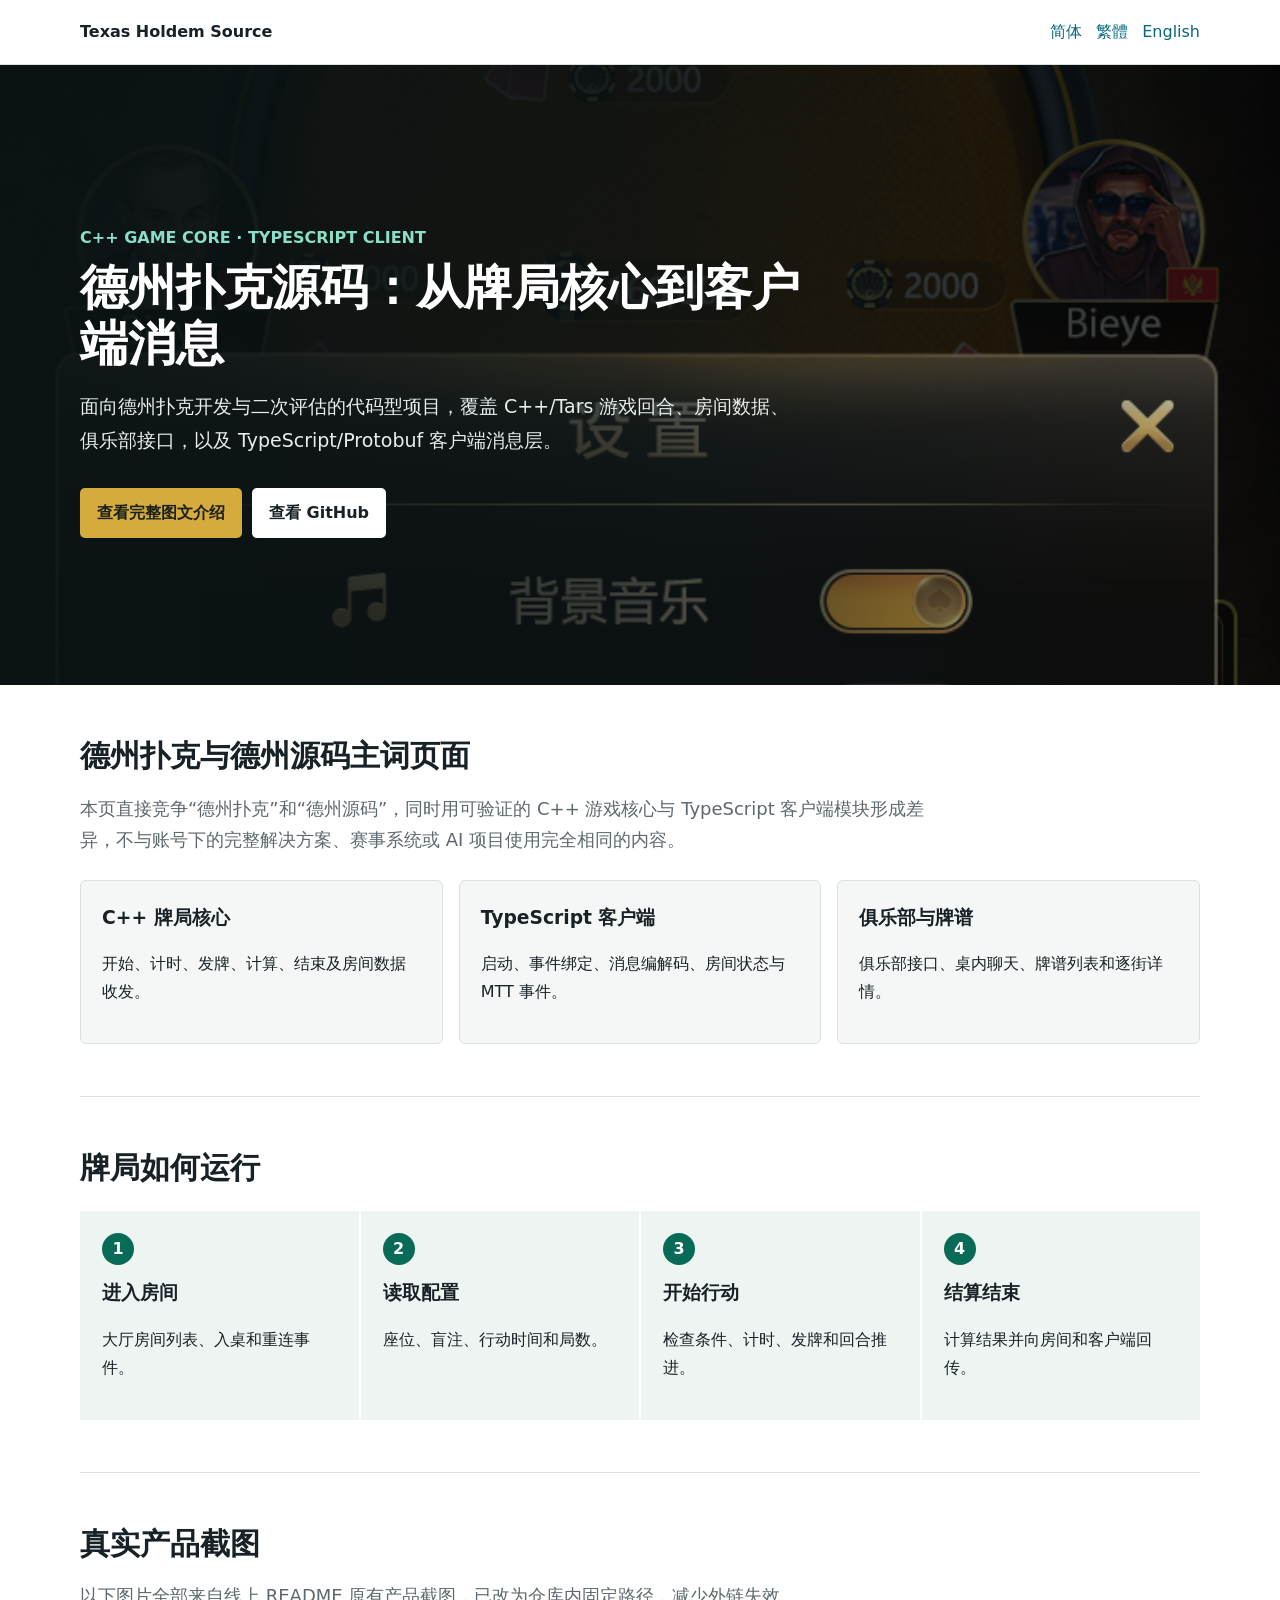
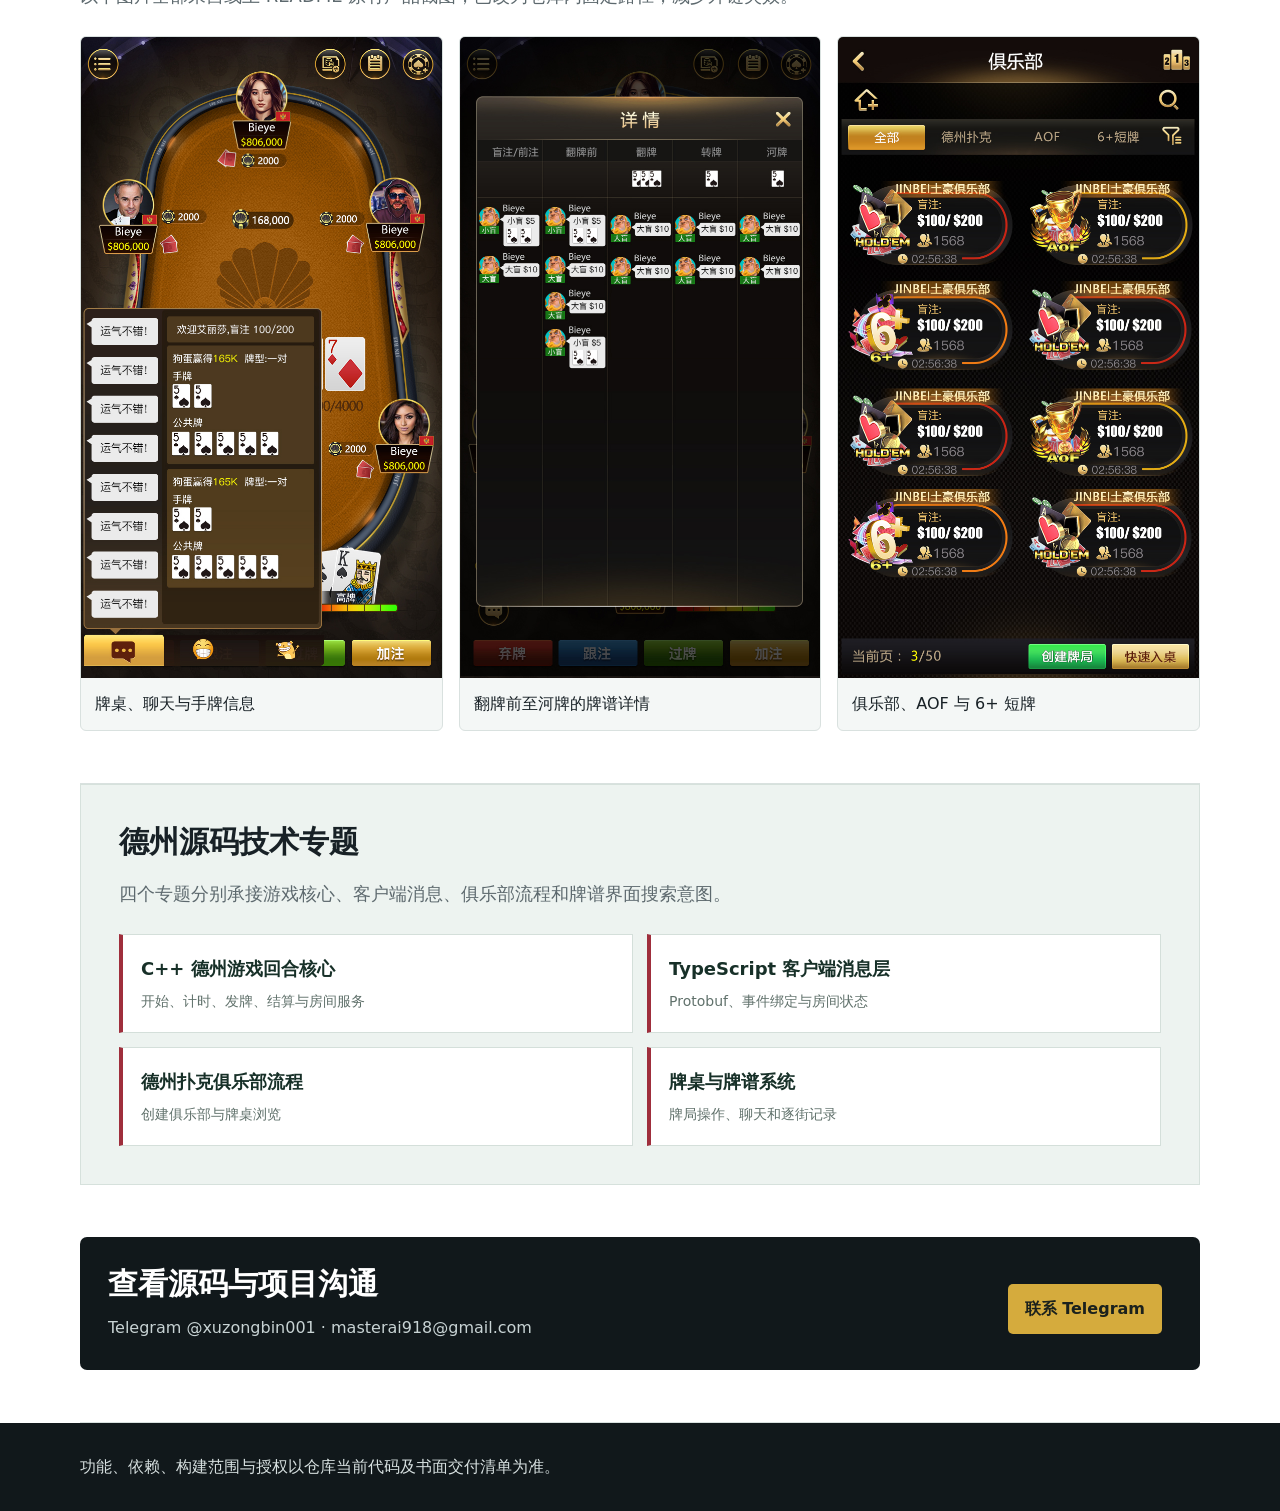
<file: docs/index.html>
<!doctype html>
<html lang="zh-CN">
<head>
<meta charset="utf-8">
<meta name="viewport" content="width=device-width,initial-scale=1">
<title>德州扑克源码｜C++服务端与TypeScript客户端</title>
  <meta name="msvalidate.01" content="B96E506A33E012077D0006F561E003FE" />
  <meta name="google-site-verification" content="rrp5Uvgzi-1-rMxUBfhV3wjlNrFqzwnqiA4e3qsOLEM" />
<meta name="description" content="德州扑克、德州源码项目：C++/Tars 游戏回合与房间服务，TypeScript/Protobuf 客户端消息层，含俱乐部、牌谱、AOF 和短牌真实截图。">
<link rel="canonical" href="https://masterai-top.github.io/Texas-Hold-em-Source-Code_Texas-Hold-em/">
<link rel="alternate" hreflang="zh-CN" href="https://masterai-top.github.io/Texas-Hold-em-Source-Code_Texas-Hold-em/zh-cn/">
<link rel="alternate" hreflang="zh-TW" href="https://masterai-top.github.io/Texas-Hold-em-Source-Code_Texas-Hold-em/zh-tw/">
<link rel="alternate" hreflang="en" href="https://masterai-top.github.io/Texas-Hold-em-Source-Code_Texas-Hold-em/en/">
<link rel="alternate" hreflang="x-default" href="https://masterai-top.github.io/Texas-Hold-em-Source-Code_Texas-Hold-em/">
<meta property="og:title" content="德州扑克源码｜C++ 与 TypeScript">
<meta property="og:description" content="从真实代码与产品界面了解德州扑克游戏核心、房间消息、俱乐部及客户端事件层。">
<meta property="og:image" content="https://masterai-top.github.io/Texas-Hold-em-Source-Code_Texas-Hold-em/assets/images/table-chat.jpg">
<link rel="stylesheet" href="assets/style.css">
</head>
<body>
<nav><div class="inner navrow"><a class="brand" href="./">Texas Holdem Source</a><span class="langs"><a href="zh-cn/">简体</a><a href="zh-tw/">繁體</a><a href="en/">English</a></span></div></nav>
<header class="hero"><div class="inner"><div class="eyebrow">C++ GAME CORE · TYPESCRIPT CLIENT</div><h1>德州扑克源码：从牌局核心到客户端消息</h1><p>面向德州扑克开发与二次评估的代码型项目，覆盖 C++/Tars 游戏回合、房间数据、俱乐部接口，以及 TypeScript/Protobuf 客户端消息层。</p><a class="button" href="zh-cn/">查看完整图文介绍</a><a class="button secondary" href="https://github.com/masterai-top/Texas-Hold-em-Source-Code_Texas-Hold-em">查看 GitHub</a></div></header>
<main>
<section><h2>德州扑克与德州源码主词页面</h2><p class="lead">本页直接竞争“德州扑克”和“德州源码”，同时用可验证的 C++ 游戏核心与 TypeScript 客户端模块形成差异，不与账号下的完整解决方案、赛事系统或 AI 项目使用完全相同的内容。</p><div class="grid"><article class="card"><h3>C++ 牌局核心</h3><p>开始、计时、发牌、计算、结束及房间数据收发。</p></article><article class="card"><h3>TypeScript 客户端</h3><p>启动、事件绑定、消息编解码、房间状态与 MTT 事件。</p></article><article class="card"><h3>俱乐部与牌谱</h3><p>俱乐部接口、桌内聊天、牌谱列表和逐街详情。</p></article></div></section>
<section><h2>牌局如何运行</h2><div class="workflow"><article class="step"><h3>进入房间</h3><p>大厅房间列表、入桌和重连事件。</p></article><article class="step"><h3>读取配置</h3><p>座位、盲注、行动时间和局数。</p></article><article class="step"><h3>开始行动</h3><p>检查条件、计时、发牌和回合推进。</p></article><article class="step"><h3>结算结束</h3><p>计算结果并向房间和客户端回传。</p></article></div></section>
<section><h2>真实产品截图</h2><p class="lead">以下图片全部来自线上 README 原有产品截图，已改为仓库内固定路径，减少外链失效。</p><div class="gallery"><figure><img src="assets/images/table-chat.jpg" alt="德州扑克桌内聊天与牌局信息"><figcaption>牌桌、聊天与手牌信息</figcaption></figure><figure><img src="assets/images/hand-history-detail.jpg" alt="德州源码牌谱逐街详情"><figcaption>翻牌前至河牌的牌谱详情</figcaption></figure><figure><img src="assets/images/club-table-list.jpg" alt="德州扑克俱乐部 AOF 与短牌列表"><figcaption>俱乐部、AOF 与 6+ 短牌</figcaption></figure></div></section>
<section class="topics"><h2>德州源码技术专题</h2><p class="lead">四个专题分别承接游戏核心、客户端消息、俱乐部流程和牌谱界面搜索意图。</p><div class="topic-grid"><a href="game-round-engine/"><strong>C++ 德州游戏回合核心</strong><span>开始、计时、发牌、结算与房间服务</span></a><a href="typescript-client-messaging/"><strong>TypeScript 客户端消息层</strong><span>Protobuf、事件绑定与房间状态</span></a><a href="poker-club-workflow/"><strong>德州扑克俱乐部流程</strong><span>创建俱乐部与牌桌浏览</span></a><a href="hand-history-and-table/"><strong>牌桌与牌谱系统</strong><span>牌局操作、聊天和逐街记录</span></a></div></section>
<section><div class="cta"><div><h2>查看源码与项目沟通</h2><p>Telegram @xuzongbin001 · masterai918@gmail.com</p></div><a class="button" href="https://t.me/xuzongbin001">联系 Telegram</a></div></section>
</main><footer class="footer"><div class="inner">功能、依赖、构建范围与授权以仓库当前代码及书面交付清单为准。</div></footer>
</body></html>
</file>
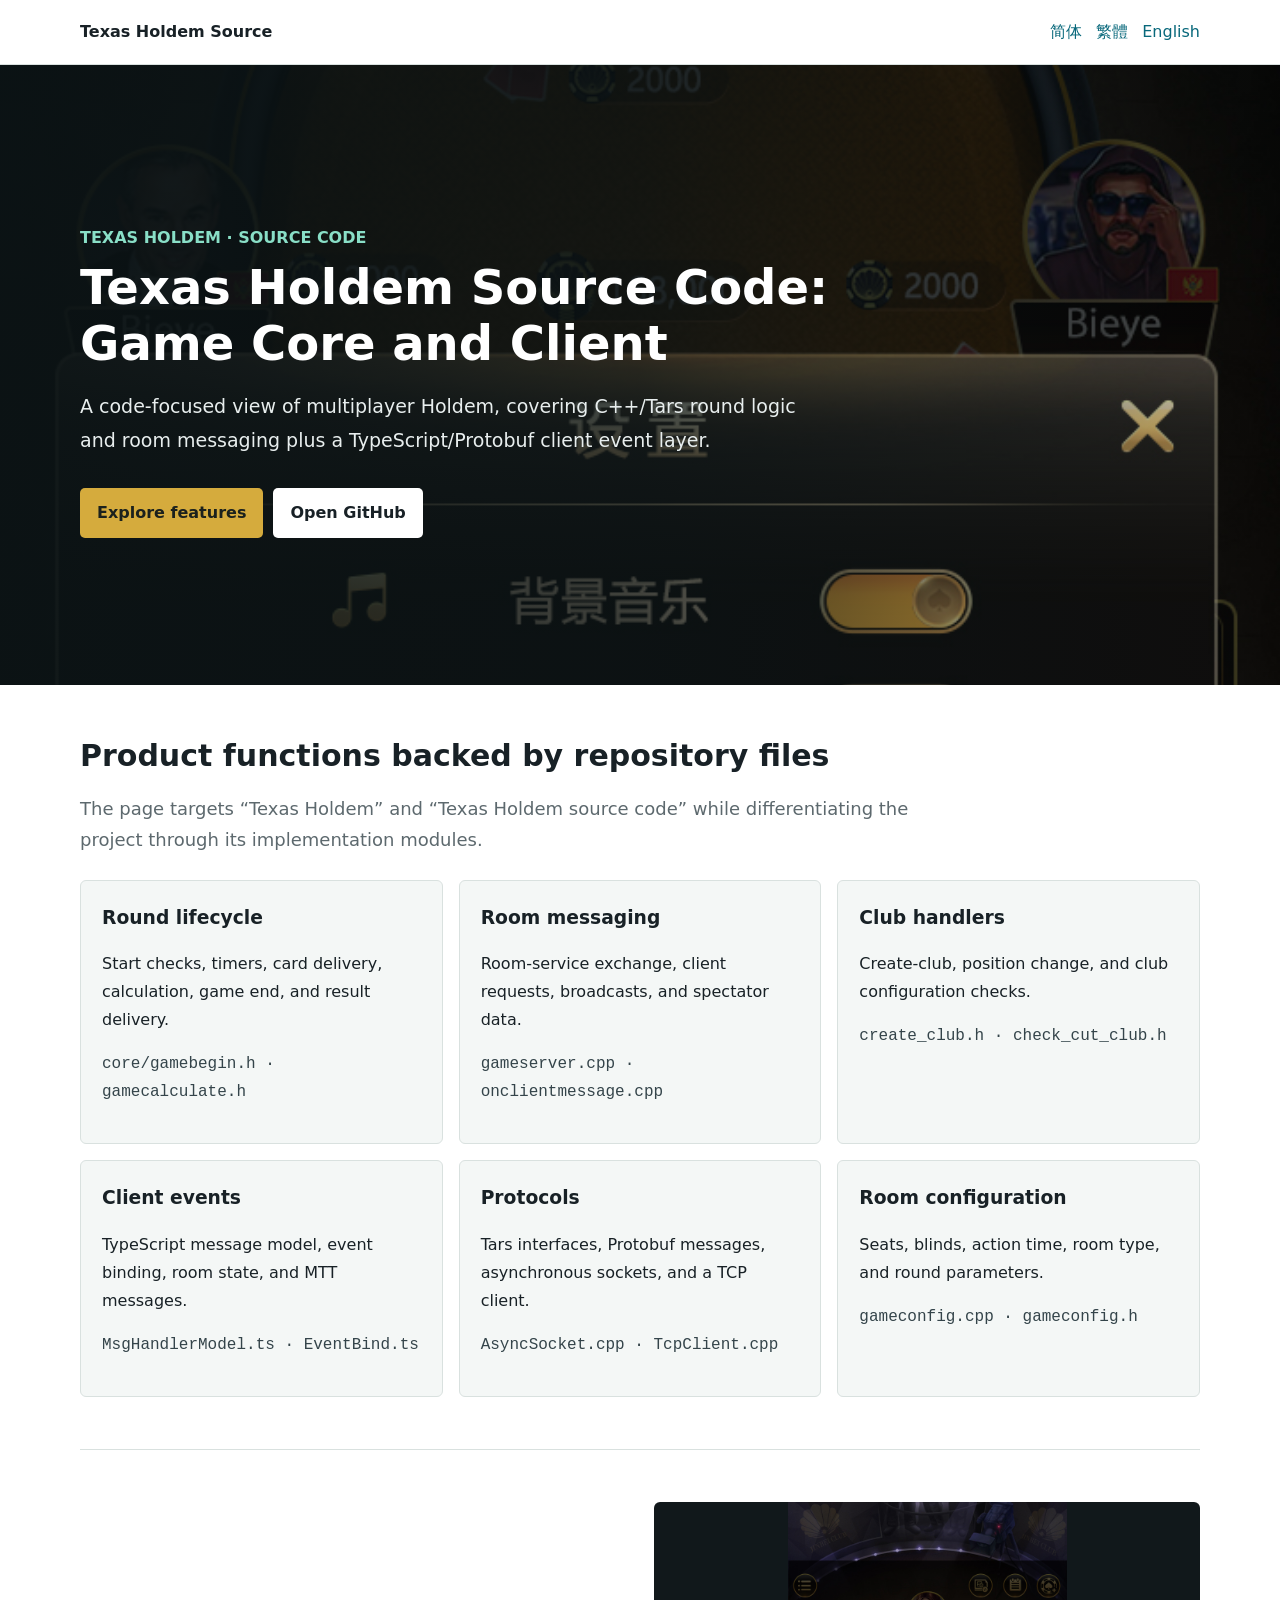
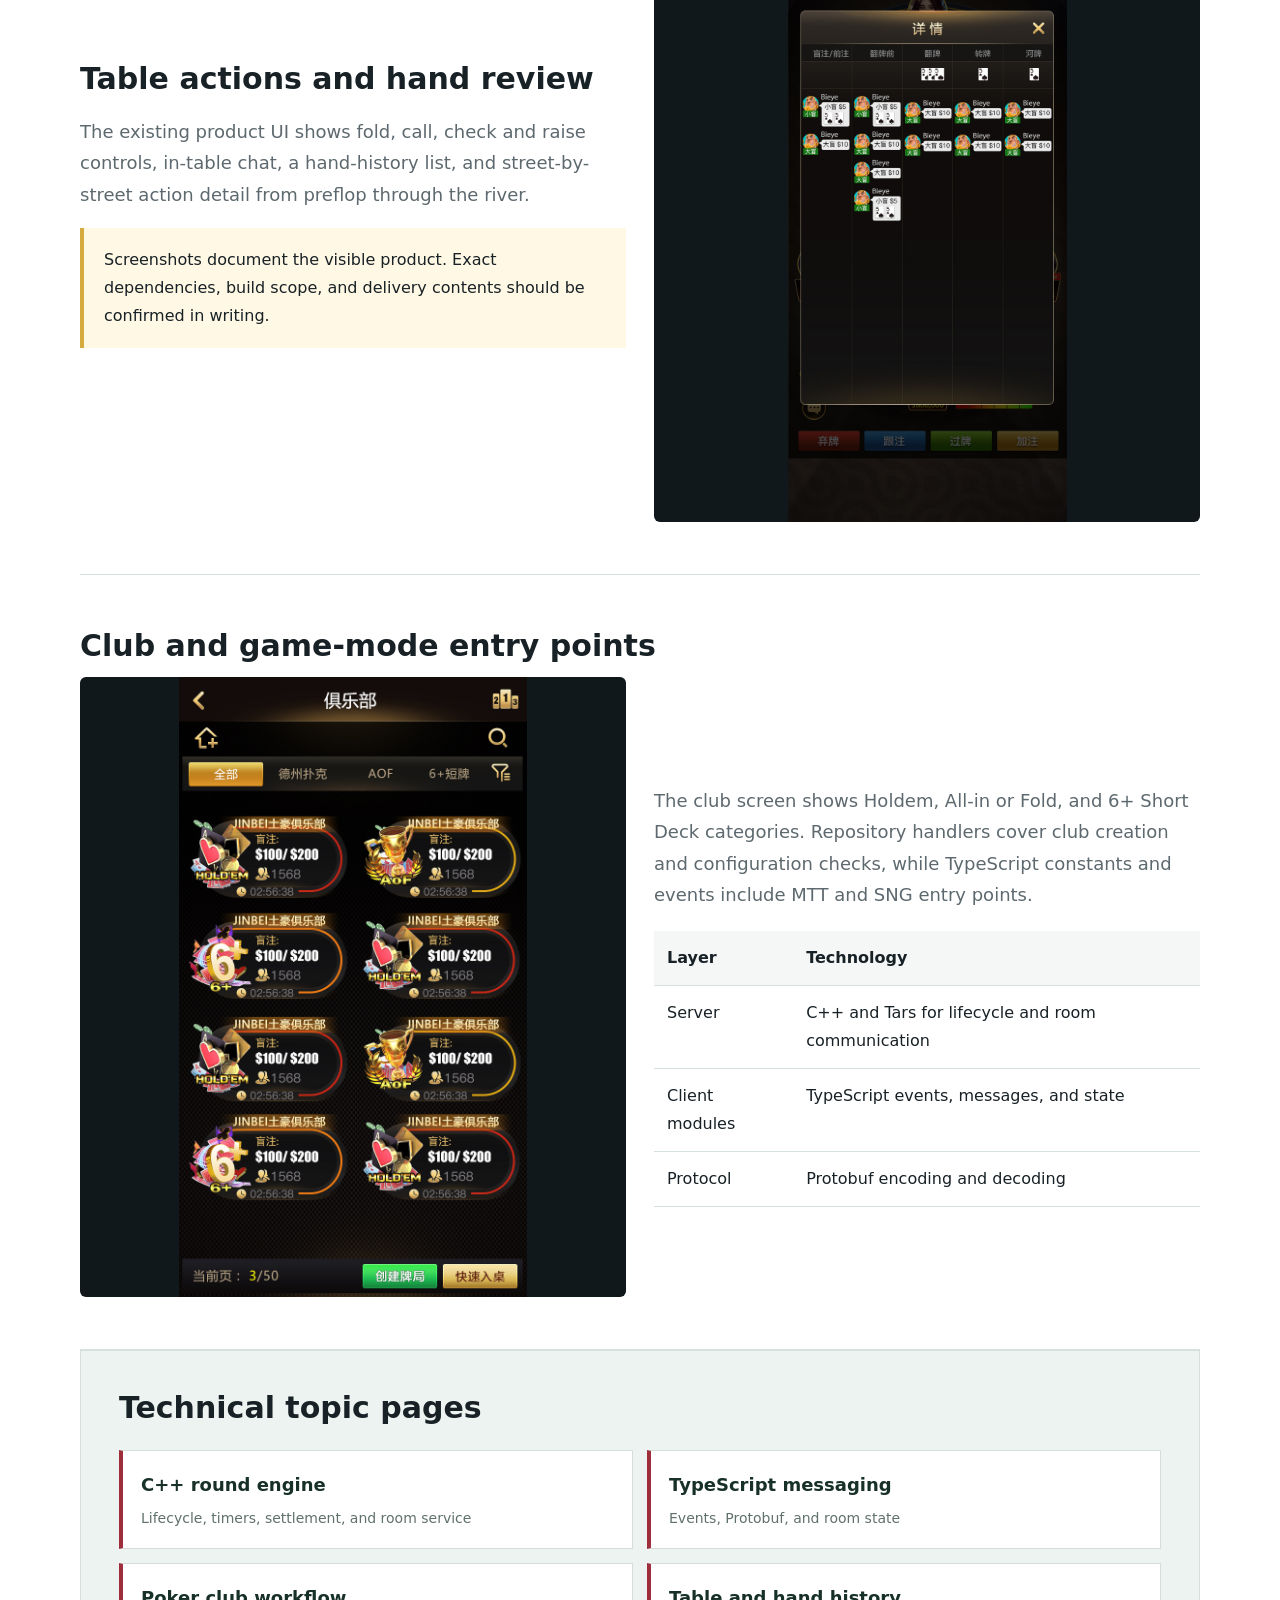
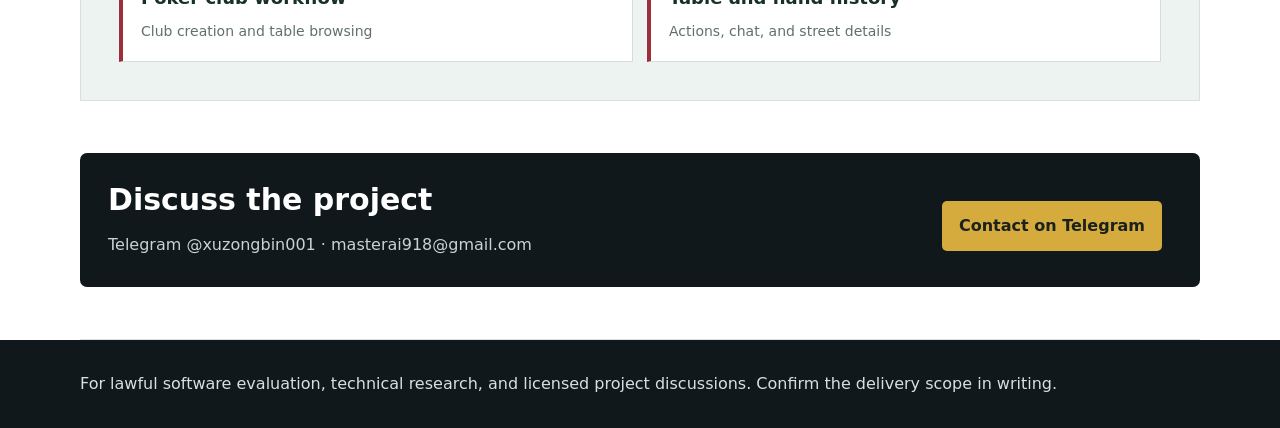
<file: docs/en/index.html>
<!doctype html>
<html lang="en"><head>
<meta charset="utf-8"><meta name="viewport" content="width=device-width,initial-scale=1">
<title>Texas Holdem Source Code | C++ and TypeScript</title>
<meta name="description" content="Texas Holdem source code explained with real UI: C++/Tars round and room services, club handlers, and a TypeScript/Protobuf client message layer.">
<link rel="canonical" href="https://masterai-top.github.io/Texas-Hold-em-Source-Code_Texas-Hold-em/en/">
<link rel="alternate" hreflang="zh-CN" href="https://masterai-top.github.io/Texas-Hold-em-Source-Code_Texas-Hold-em/zh-cn/"><link rel="alternate" hreflang="zh-TW" href="https://masterai-top.github.io/Texas-Hold-em-Source-Code_Texas-Hold-em/zh-tw/"><link rel="alternate" hreflang="en" href="https://masterai-top.github.io/Texas-Hold-em-Source-Code_Texas-Hold-em/en/"><link rel="alternate" hreflang="x-default" href="https://masterai-top.github.io/Texas-Hold-em-Source-Code_Texas-Hold-em/">
<meta property="og:title" content="Texas Holdem Source Code"><meta property="og:description" content="C++ game core, TypeScript client messaging, club workflows and real poker UI."><meta property="og:image" content="https://masterai-top.github.io/Texas-Hold-em-Source-Code_Texas-Hold-em/assets/images/table-chat.jpg"><link rel="stylesheet" href="../assets/style.css">
</head><body><nav><div class="inner navrow"><a class="brand" href="../">Texas Holdem Source</a><span class="langs"><a href="../zh-cn/">简体</a><a href="../zh-tw/">繁體</a><a href="./">English</a></span></div></nav>
<header class="hero"><div class="inner"><div class="eyebrow">TEXAS HOLDEM · SOURCE CODE</div><h1>Texas Holdem Source Code: Game Core and Client</h1><p>A code-focused view of multiplayer Holdem, covering C++/Tars round logic and room messaging plus a TypeScript/Protobuf client event layer.</p><a class="button" href="#features">Explore features</a><a class="button secondary" href="https://github.com/masterai-top/Texas-Hold-em-Source-Code_Texas-Hold-em">Open GitHub</a></div></header>
<main><section id="features"><h2>Product functions backed by repository files</h2><p class="lead">The page targets “Texas Holdem” and “Texas Holdem source code” while differentiating the project through its implementation modules.</p><div class="grid"><article class="card"><h3>Round lifecycle</h3><p>Start checks, timers, card delivery, calculation, game end, and result delivery.</p><p class="source">core/gamebegin.h · gamecalculate.h</p></article><article class="card"><h3>Room messaging</h3><p>Room-service exchange, client requests, broadcasts, and spectator data.</p><p class="source">gameserver.cpp · onclientmessage.cpp</p></article><article class="card"><h3>Club handlers</h3><p>Create-club, position change, and club configuration checks.</p><p class="source">create_club.h · check_cut_club.h</p></article><article class="card"><h3>Client events</h3><p>TypeScript message model, event binding, room state, and MTT messages.</p><p class="source">MsgHandlerModel.ts · EventBind.ts</p></article><article class="card"><h3>Protocols</h3><p>Tars interfaces, Protobuf messages, asynchronous sockets, and a TCP client.</p><p class="source">AsyncSocket.cpp · TcpClient.cpp</p></article><article class="card"><h3>Room configuration</h3><p>Seats, blinds, action time, room type, and round parameters.</p><p class="source">gameconfig.cpp · gameconfig.h</p></article></div></section>
<section><div class="split"><div><h2>Table actions and hand review</h2><p class="lead">The existing product UI shows fold, call, check and raise controls, in-table chat, a hand-history list, and street-by-street action detail from preflop through the river.</p><p class="note">Screenshots document the visible product. Exact dependencies, build scope, and delivery contents should be confirmed in writing.</p></div><img src="../assets/images/hand-history-detail.jpg" alt="Texas Holdem street by street hand history"></div></section>
<section><h2>Club and game-mode entry points</h2><div class="split"><img src="../assets/images/club-table-list.jpg" alt="Poker club tables with AOF and Short Deck"><div><p class="lead">The club screen shows Holdem, All-in or Fold, and 6+ Short Deck categories. Repository handlers cover club creation and configuration checks, while TypeScript constants and events include MTT and SNG entry points.</p><table class="tech"><tr><th>Layer</th><th>Technology</th></tr><tr><td>Server</td><td>C++ and Tars for lifecycle and room communication</td></tr><tr><td>Client modules</td><td>TypeScript events, messages, and state</td></tr><tr><td>Protocol</td><td>Protobuf encoding and decoding</td></tr></table></div></div></section>
<section class="topics"><h2>Technical topic pages</h2><div class="topic-grid"><a href="../game-round-engine/"><strong>C++ round engine</strong><span>Lifecycle, timers, settlement, and room service</span></a><a href="../typescript-client-messaging/"><strong>TypeScript messaging</strong><span>Events, Protobuf, and room state</span></a><a href="../poker-club-workflow/"><strong>Poker club workflow</strong><span>Club creation and table browsing</span></a><a href="../hand-history-and-table/"><strong>Table and hand history</strong><span>Actions, chat, and street details</span></a></div></section>
<section><div class="cta"><div><h2>Discuss the project</h2><p>Telegram @xuzongbin001 · masterai918@gmail.com</p></div><a class="button" href="https://t.me/xuzongbin001">Contact on Telegram</a></div></section></main><footer class="footer"><div class="inner">For lawful software evaluation, technical research, and licensed project discussions. Confirm the delivery scope in writing.</div></footer></body></html>
</file>
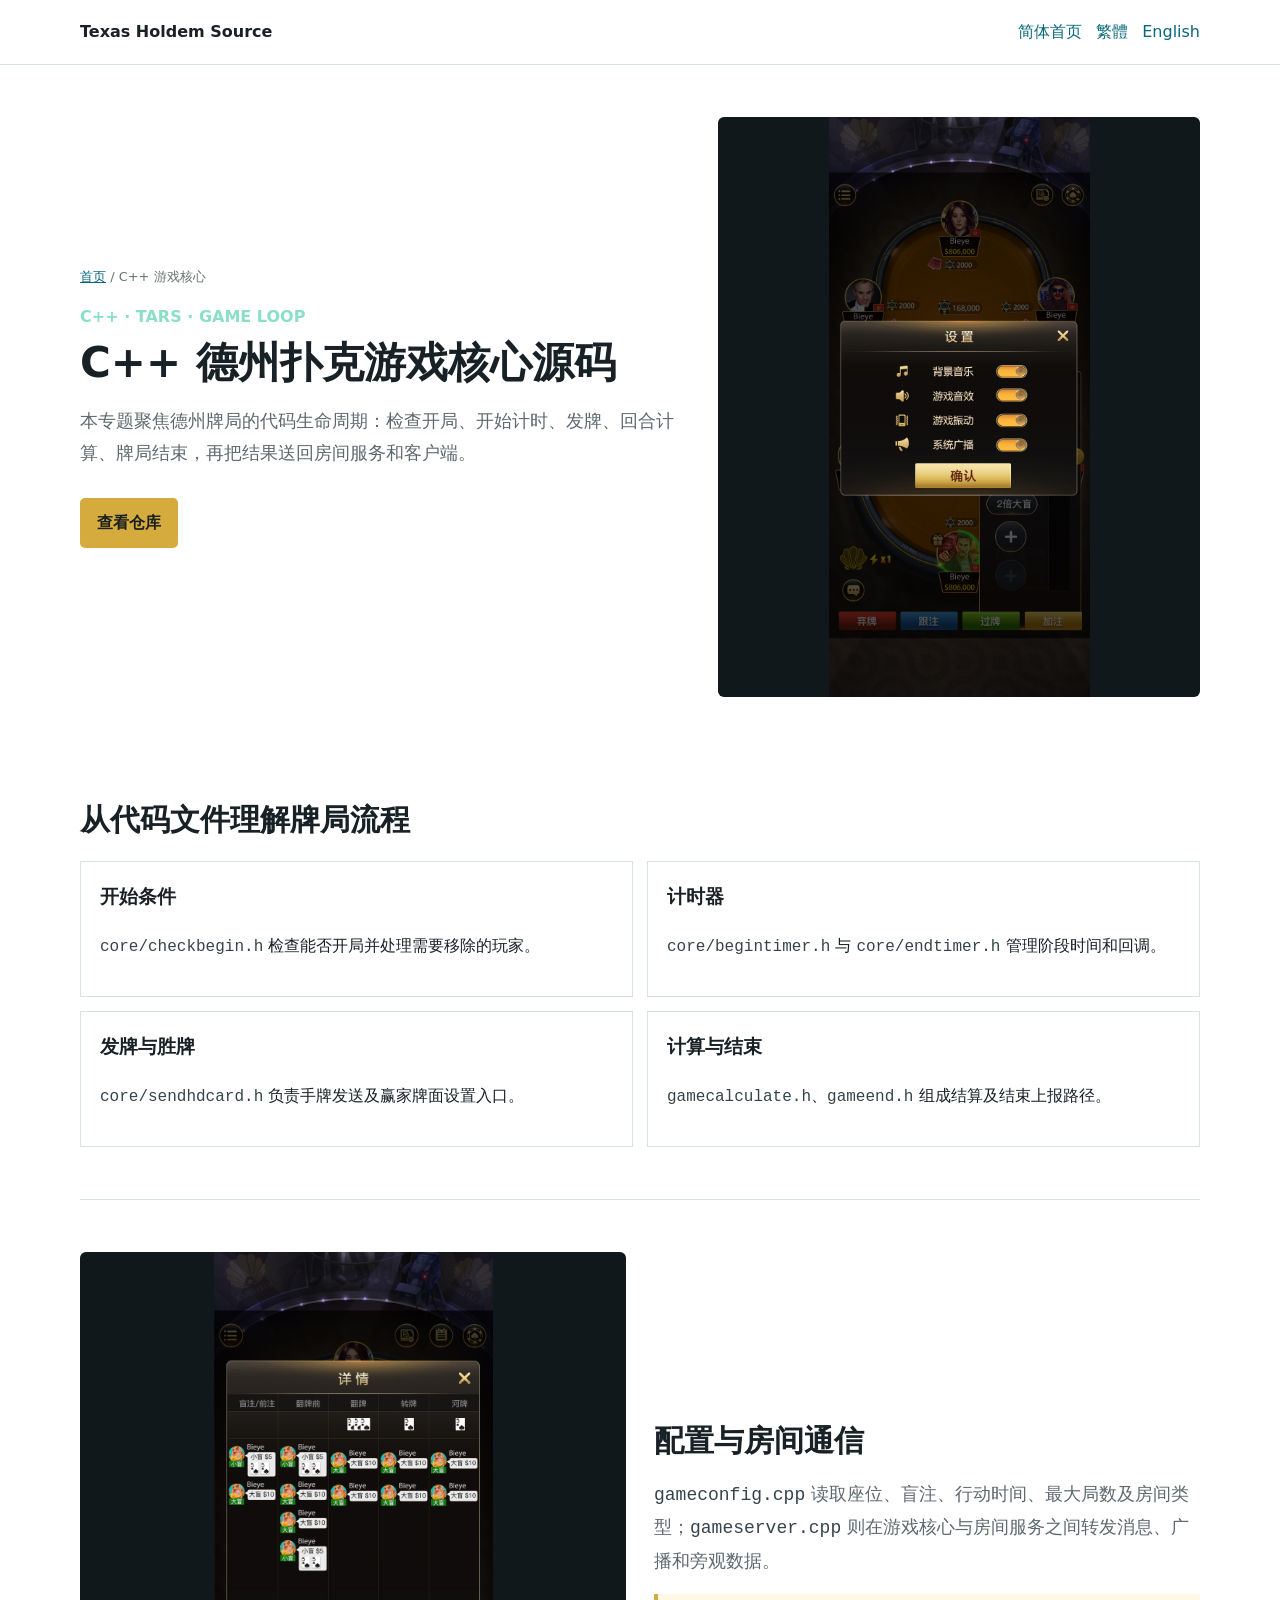
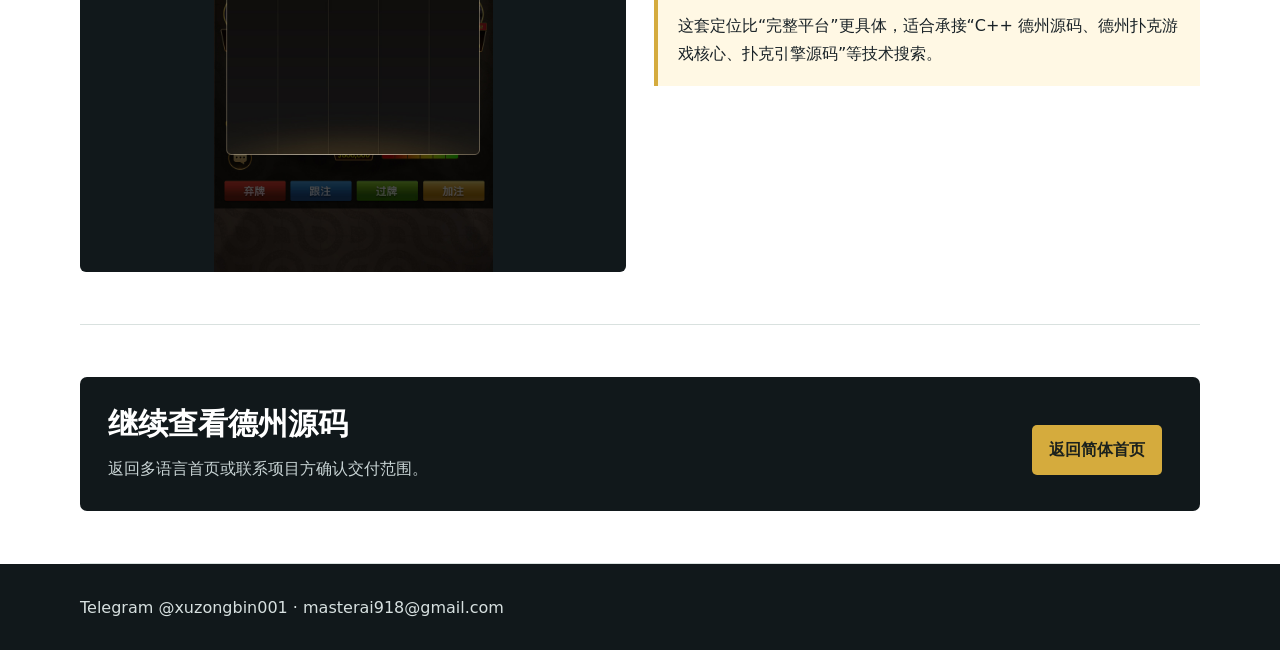
<file: docs/game-round-engine/index.html>
<!doctype html><html lang="zh-CN"><head><meta charset="utf-8"><meta name="viewport" content="width=device-width,initial-scale=1">
<title>C++德州扑克游戏核心源码｜回合与结算</title><meta name="description" content="C++ 德州扑克游戏核心源码专题：开局检查、回合计时、发牌、计算、结算及 C++/Tars 房间消息流程。">
<link rel="canonical" href="https://masterai-top.github.io/Texas-Hold-em-Source-Code_Texas-Hold-em/game-round-engine/"><link rel="stylesheet" href="../assets/style.css"></head>
<body><nav><div class="inner navrow"><a class="brand" href="../">Texas Holdem Source</a><span class="langs"><a href="../zh-cn/">简体首页</a><a href="../zh-tw/">繁體</a><a href="../en/">English</a></span></div></nav><main><div class="topic-hero"><div><div class="breadcrumb"><a href="../">首页</a> / C++ 游戏核心</div><div class="eyebrow">C++ · TARS · GAME LOOP</div><h1>C++ 德州扑克游戏核心源码</h1><p class="lead">本专题聚焦德州牌局的代码生命周期：检查开局、开始计时、发牌、回合计算、牌局结束，再把结果送回房间服务和客户端。</p><a class="button" href="https://github.com/masterai-top/Texas-Hold-em-Source-Code_Texas-Hold-em">查看仓库</a></div><img src="../assets/images/poker-table.jpg" alt="德州扑克 C++ 游戏核心对应牌桌界面"></div>
<section><h2>从代码文件理解牌局流程</h2><div class="checklist"><article><h3>开始条件</h3><p><span class="source">core/checkbegin.h</span> 检查能否开局并处理需要移除的玩家。</p></article><article><h3>计时器</h3><p><span class="source">core/begintimer.h</span> 与 <span class="source">core/endtimer.h</span> 管理阶段时间和回调。</p></article><article><h3>发牌与胜牌</h3><p><span class="source">core/sendhdcard.h</span> 负责手牌发送及赢家牌面设置入口。</p></article><article><h3>计算与结束</h3><p><span class="source">gamecalculate.h</span>、<span class="source">gameend.h</span> 组成结算及结束上报路径。</p></article></div></section>
<section><div class="split"><img src="../assets/images/hand-history-detail.jpg" alt="德州扑克逐街行动和结算记录"><div><h2>配置与房间通信</h2><p class="lead"><span class="source">gameconfig.cpp</span> 读取座位、盲注、行动时间、最大局数及房间类型；<span class="source">gameserver.cpp</span> 则在游戏核心与房间服务之间转发消息、广播和旁观数据。</p><p class="note">这套定位比“完整平台”更具体，适合承接“C++ 德州源码、德州扑克游戏核心、扑克引擎源码”等技术搜索。</p></div></div></section>
<section><div class="cta"><div><h2>继续查看德州源码</h2><p>返回多语言首页或联系项目方确认交付范围。</p></div><a class="button" href="../zh-cn/">返回简体首页</a></div></section></main><footer class="footer"><div class="inner">Telegram @xuzongbin001 · masterai918@gmail.com</div></footer></body></html>
</file>
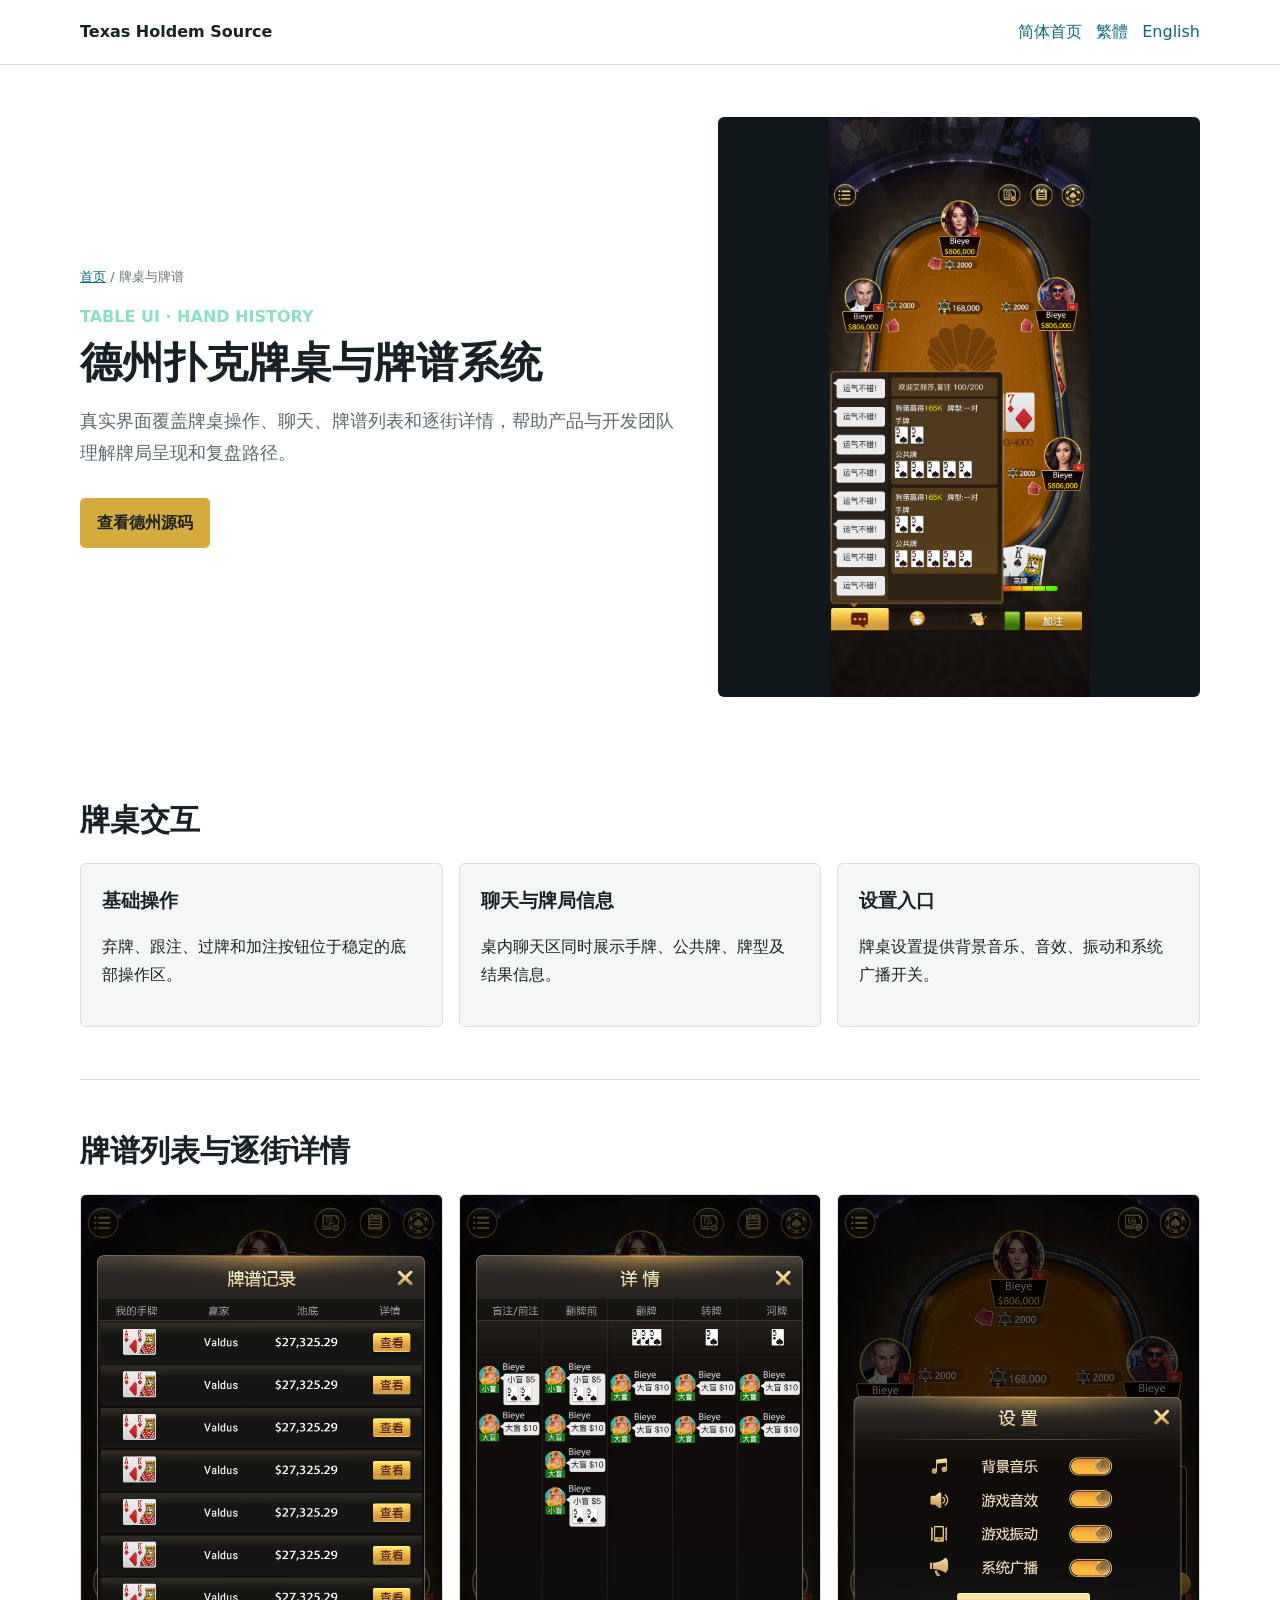
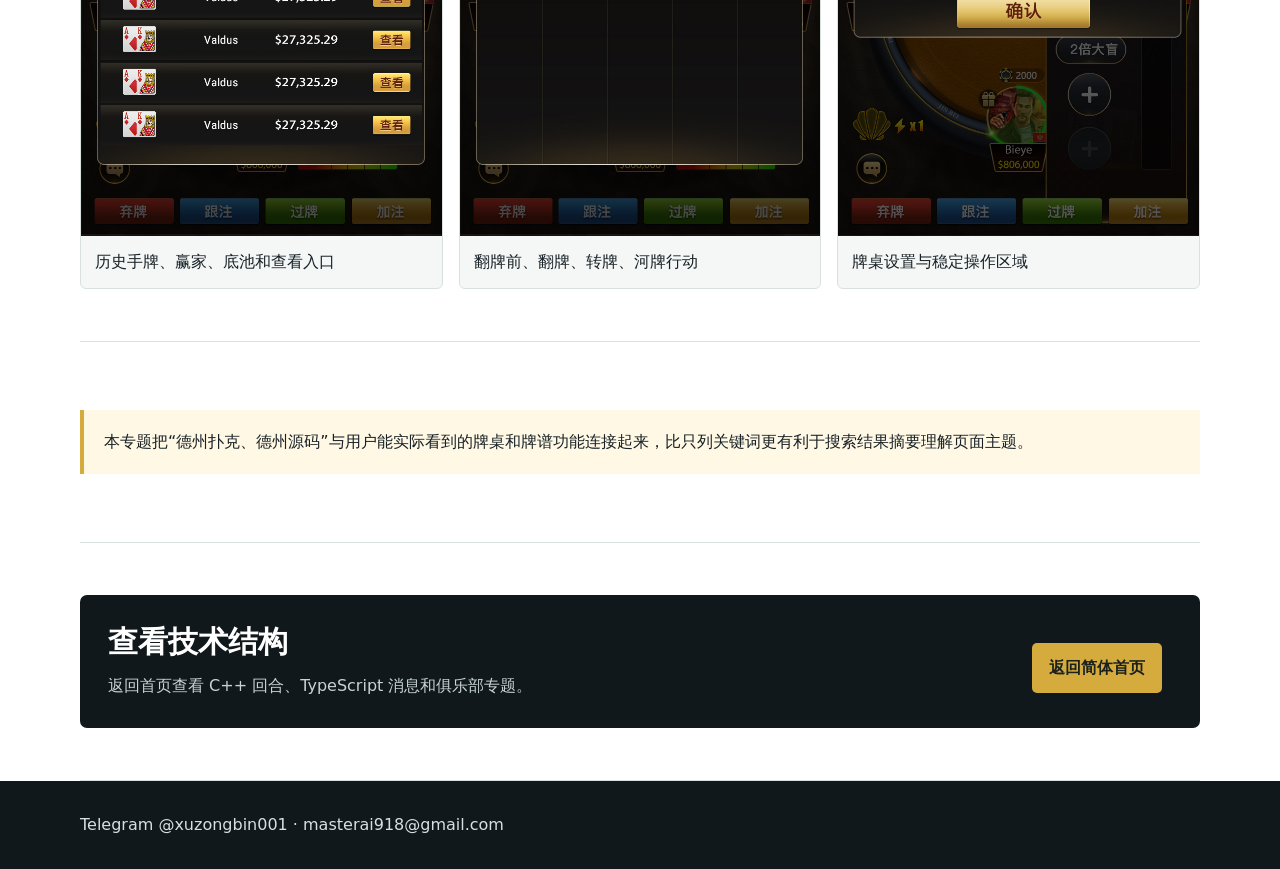
<file: docs/hand-history-and-table/index.html>
<!doctype html><html lang="zh-CN"><head><meta charset="utf-8"><meta name="viewport" content="width=device-width,initial-scale=1">
<title>德州扑克牌谱与牌桌源码｜聊天和复盘</title><meta name="description" content="德州扑克牌谱与牌桌源码专题：桌内操作、聊天、牌谱列表，以及翻牌前、翻牌、转牌、河牌逐街复盘界面。">
<link rel="canonical" href="https://masterai-top.github.io/Texas-Hold-em-Source-Code_Texas-Hold-em/hand-history-and-table/"><link rel="stylesheet" href="../assets/style.css"></head>
<body><nav><div class="inner navrow"><a class="brand" href="../">Texas Holdem Source</a><span class="langs"><a href="../zh-cn/">简体首页</a><a href="../zh-tw/">繁體</a><a href="../en/">English</a></span></div></nav><main><div class="topic-hero"><div><div class="breadcrumb"><a href="../">首页</a> / 牌桌与牌谱</div><div class="eyebrow">TABLE UI · HAND HISTORY</div><h1>德州扑克牌桌与牌谱系统</h1><p class="lead">真实界面覆盖牌桌操作、聊天、牌谱列表和逐街详情，帮助产品与开发团队理解牌局呈现和复盘路径。</p><a class="button" href="https://github.com/masterai-top/Texas-Hold-em-Source-Code_Texas-Hold-em">查看德州源码</a></div><img src="../assets/images/table-chat.jpg" alt="德州扑克牌桌聊天和手牌记录"></div>
<section><h2>牌桌交互</h2><div class="grid"><article class="card"><h3>基础操作</h3><p>弃牌、跟注、过牌和加注按钮位于稳定的底部操作区。</p></article><article class="card"><h3>聊天与牌局信息</h3><p>桌内聊天区同时展示手牌、公共牌、牌型及结果信息。</p></article><article class="card"><h3>设置入口</h3><p>牌桌设置提供背景音乐、音效、振动和系统广播开关。</p></article></div></section>
<section><h2>牌谱列表与逐街详情</h2><div class="gallery"><figure><img src="../assets/images/hand-history-list.jpg" alt="德州扑克历史牌谱列表"><figcaption>历史手牌、赢家、底池和查看入口</figcaption></figure><figure><img src="../assets/images/hand-history-detail.jpg" alt="德州扑克逐街牌谱详情"><figcaption>翻牌前、翻牌、转牌、河牌行动</figcaption></figure><figure><img src="../assets/images/poker-table.jpg" alt="德州扑克牌桌设置"><figcaption>牌桌设置与稳定操作区域</figcaption></figure></div></section>
<section><p class="note">本专题把“德州扑克、德州源码”与用户能实际看到的牌桌和牌谱功能连接起来，比只列关键词更有利于搜索结果摘要理解页面主题。</p></section>
<section><div class="cta"><div><h2>查看技术结构</h2><p>返回首页查看 C++ 回合、TypeScript 消息和俱乐部专题。</p></div><a class="button" href="../zh-cn/">返回简体首页</a></div></section></main><footer class="footer"><div class="inner">Telegram @xuzongbin001 · masterai918@gmail.com</div></footer></body></html>
</file>
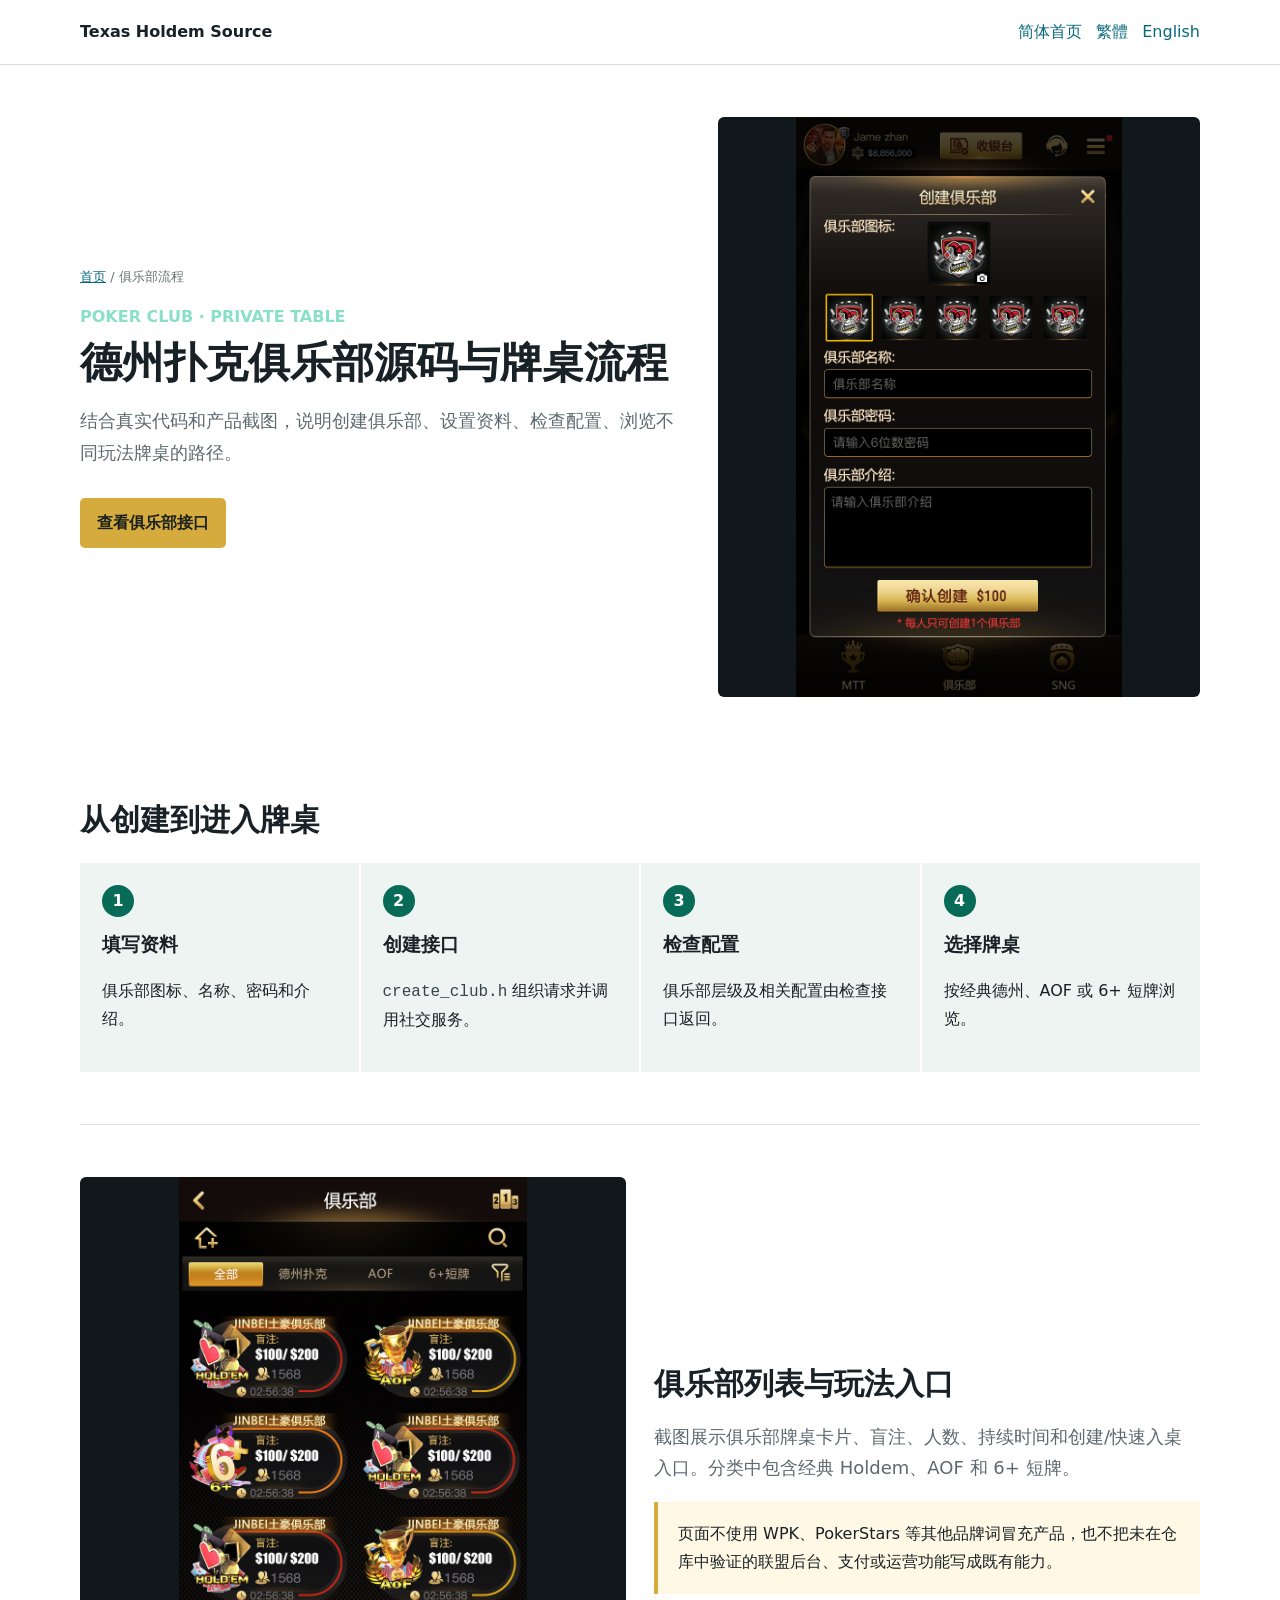
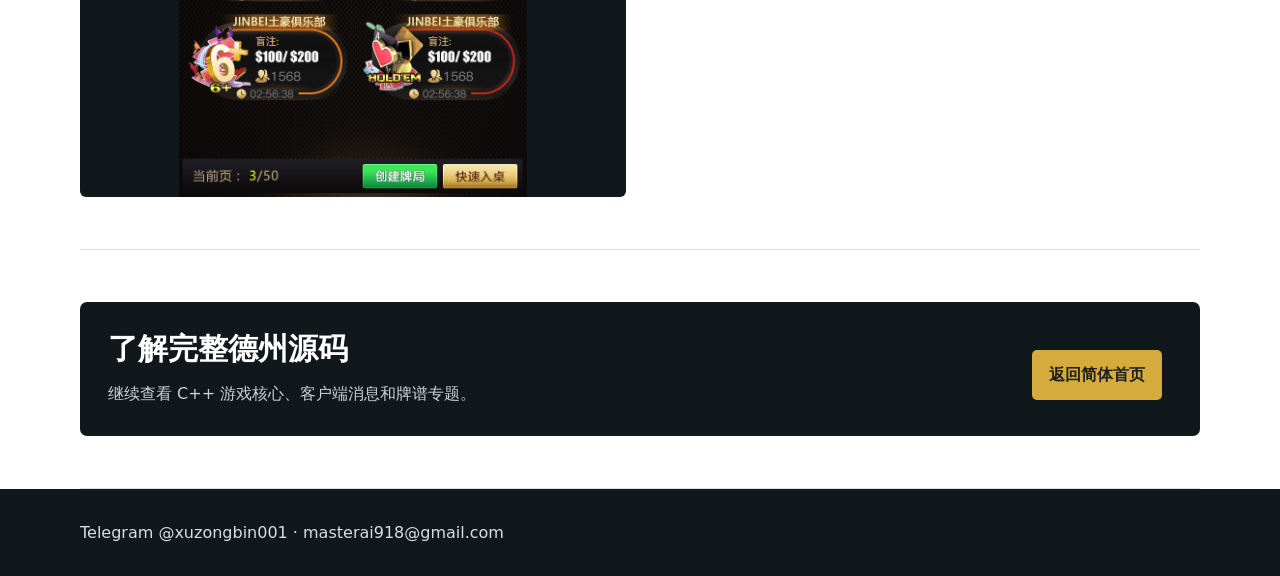
<file: docs/poker-club-workflow/index.html>
<!doctype html><html lang="zh-CN"><head><meta charset="utf-8"><meta name="viewport" content="width=device-width,initial-scale=1">
<title>德州扑克俱乐部源码｜创建与牌桌流程</title><meta name="description" content="德州扑克俱乐部源码专题：创建俱乐部、俱乐部配置、牌桌列表及经典德州、AOF、6+ 短牌真实产品界面。">
<link rel="canonical" href="https://masterai-top.github.io/Texas-Hold-em-Source-Code_Texas-Hold-em/poker-club-workflow/"><link rel="stylesheet" href="../assets/style.css"></head>
<body><nav><div class="inner navrow"><a class="brand" href="../">Texas Holdem Source</a><span class="langs"><a href="../zh-cn/">简体首页</a><a href="../zh-tw/">繁體</a><a href="../en/">English</a></span></div></nav><main><div class="topic-hero"><div><div class="breadcrumb"><a href="../">首页</a> / 俱乐部流程</div><div class="eyebrow">POKER CLUB · PRIVATE TABLE</div><h1>德州扑克俱乐部源码与牌桌流程</h1><p class="lead">结合真实代码和产品截图，说明创建俱乐部、设置资料、检查配置、浏览不同玩法牌桌的路径。</p><a class="button" href="https://github.com/masterai-top/Texas-Hold-em-Source-Code_Texas-Hold-em/blob/main/create_club.h">查看俱乐部接口</a></div><img src="../assets/images/create-club.jpg" alt="创建德州扑克俱乐部源码界面"></div>
<section><h2>从创建到进入牌桌</h2><div class="workflow"><article class="step"><h3>填写资料</h3><p>俱乐部图标、名称、密码和介绍。</p></article><article class="step"><h3>创建接口</h3><p><span class="source">create_club.h</span> 组织请求并调用社交服务。</p></article><article class="step"><h3>检查配置</h3><p>俱乐部层级及相关配置由检查接口返回。</p></article><article class="step"><h3>选择牌桌</h3><p>按经典德州、AOF 或 6+ 短牌浏览。</p></article></div></section>
<section><div class="split"><img src="../assets/images/club-table-list.jpg" alt="德州扑克俱乐部牌桌列表"><div><h2>俱乐部列表与玩法入口</h2><p class="lead">截图展示俱乐部牌桌卡片、盲注、人数、持续时间和创建/快速入桌入口。分类中包含经典 Holdem、AOF 和 6+ 短牌。</p><p class="note">页面不使用 WPK、PokerStars 等其他品牌词冒充产品，也不把未在仓库中验证的联盟后台、支付或运营功能写成既有能力。</p></div></div></section>
<section><div class="cta"><div><h2>了解完整德州源码</h2><p>继续查看 C++ 游戏核心、客户端消息和牌谱专题。</p></div><a class="button" href="../zh-cn/">返回简体首页</a></div></section></main><footer class="footer"><div class="inner">Telegram @xuzongbin001 · masterai918@gmail.com</div></footer></body></html>
</file>
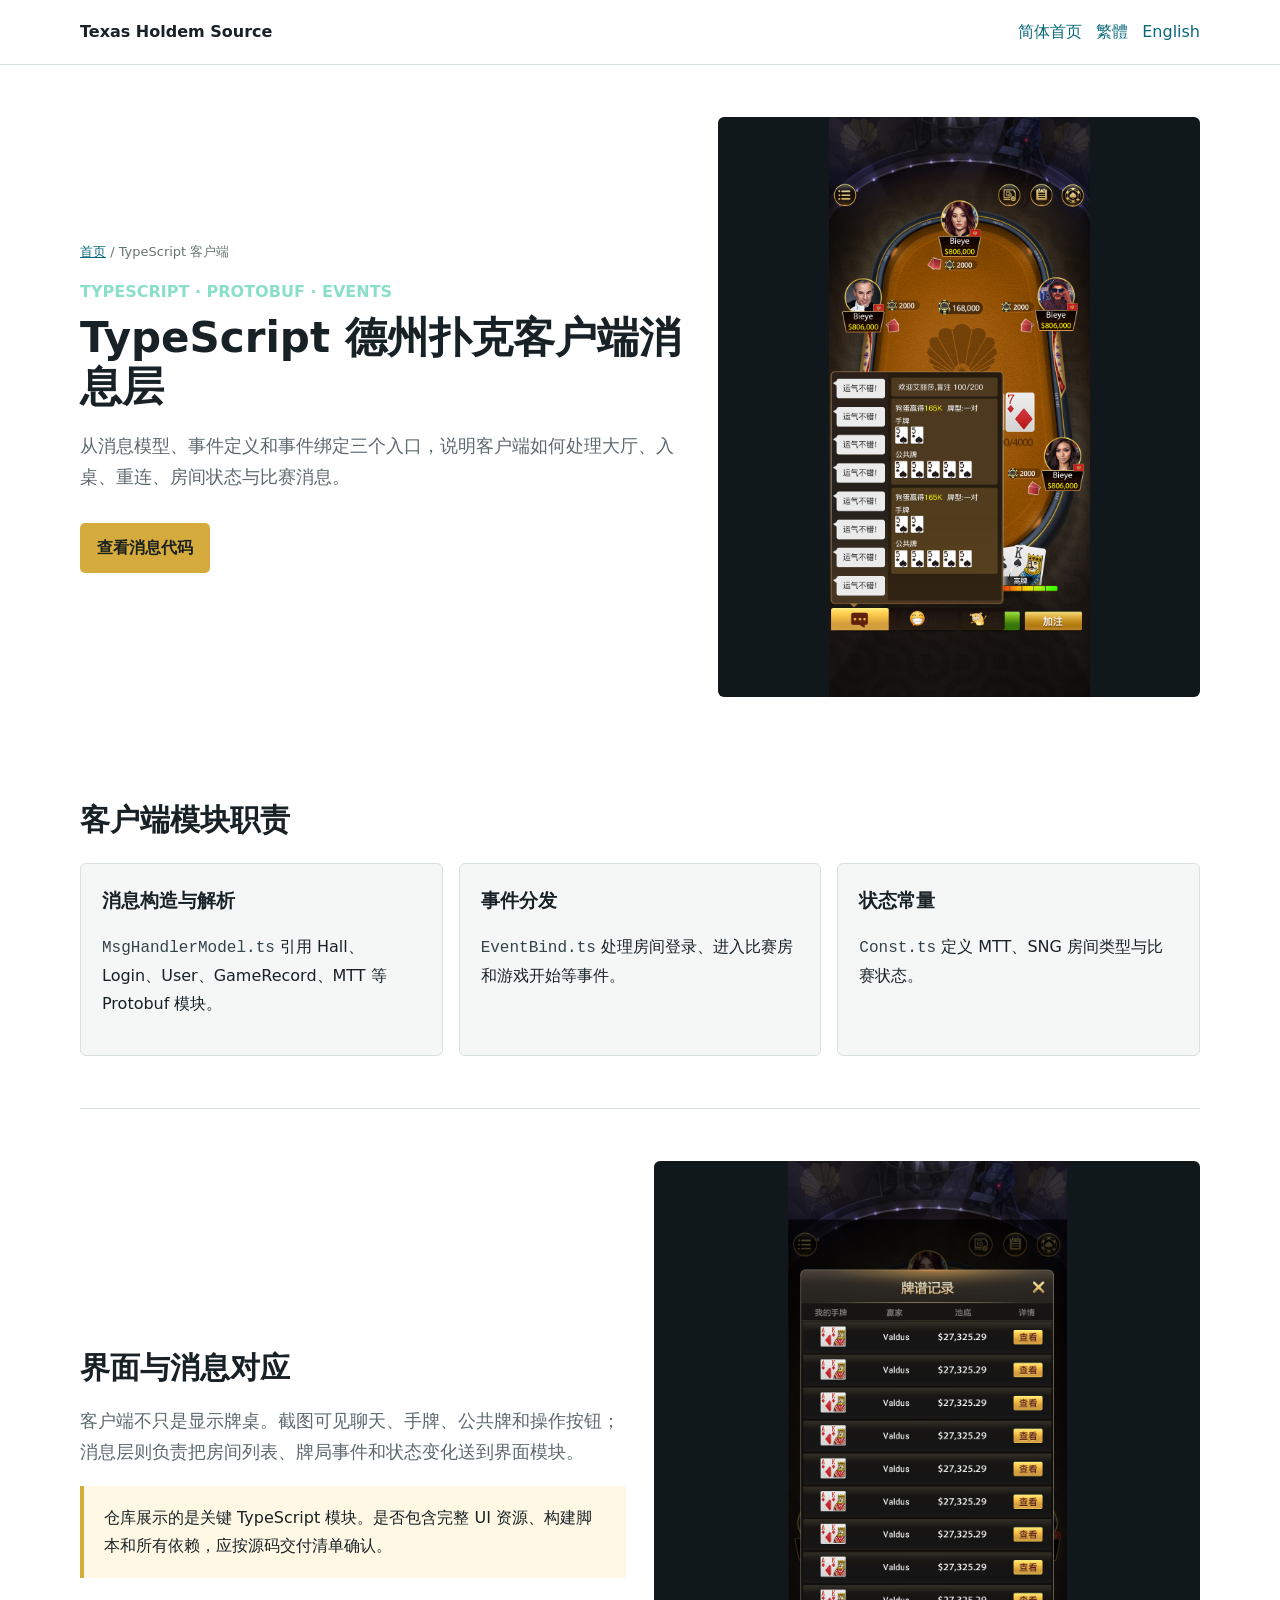
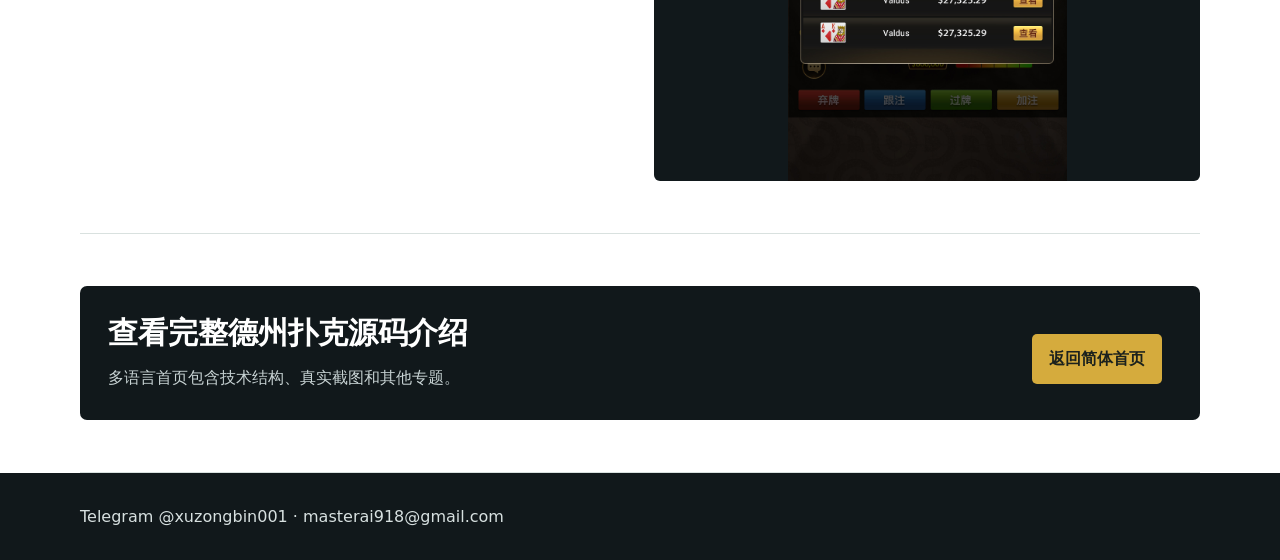
<file: docs/typescript-client-messaging/index.html>
<!doctype html><html lang="zh-CN"><head><meta charset="utf-8"><meta name="viewport" content="width=device-width,initial-scale=1">
<title>TypeScript德州客户端源码｜消息与事件</title><meta name="description" content="TypeScript 德州扑克客户端源码专题：Protobuf 消息、事件绑定、房间状态、入桌、重连和 MTT 消息流程。">
<link rel="canonical" href="https://masterai-top.github.io/Texas-Hold-em-Source-Code_Texas-Hold-em/typescript-client-messaging/"><link rel="stylesheet" href="../assets/style.css"></head>
<body><nav><div class="inner navrow"><a class="brand" href="../">Texas Holdem Source</a><span class="langs"><a href="../zh-cn/">简体首页</a><a href="../zh-tw/">繁體</a><a href="../en/">English</a></span></div></nav><main><div class="topic-hero"><div><div class="breadcrumb"><a href="../">首页</a> / TypeScript 客户端</div><div class="eyebrow">TYPESCRIPT · PROTOBUF · EVENTS</div><h1>TypeScript 德州扑克客户端消息层</h1><p class="lead">从消息模型、事件定义和事件绑定三个入口，说明客户端如何处理大厅、入桌、重连、房间状态与比赛消息。</p><a class="button" href="https://github.com/masterai-top/Texas-Hold-em-Source-Code_Texas-Hold-em/blob/main/MsgHandlerModel.ts">查看消息代码</a></div><img src="../assets/images/table-chat.jpg" alt="TypeScript 德州扑克客户端桌内消息界面"></div>
<section><h2>客户端模块职责</h2><div class="grid"><article class="card"><h3>消息构造与解析</h3><p><span class="source">MsgHandlerModel.ts</span> 引用 Hall、Login、User、GameRecord、MTT 等 Protobuf 模块。</p></article><article class="card"><h3>事件分发</h3><p><span class="source">EventBind.ts</span> 处理房间登录、进入比赛房和游戏开始等事件。</p></article><article class="card"><h3>状态常量</h3><p><span class="source">Const.ts</span> 定义 MTT、SNG 房间类型与比赛状态。</p></article></div></section>
<section><div class="split"><div><h2>界面与消息对应</h2><p class="lead">客户端不只是显示牌桌。截图可见聊天、手牌、公共牌和操作按钮；消息层则负责把房间列表、牌局事件和状态变化送到界面模块。</p><p class="note">仓库展示的是关键 TypeScript 模块。是否包含完整 UI 资源、构建脚本和所有依赖，应按源码交付清单确认。</p></div><img src="../assets/images/hand-history-list.jpg" alt="德州扑克客户端牌谱列表界面"></div></section>
<section><div class="cta"><div><h2>查看完整德州扑克源码介绍</h2><p>多语言首页包含技术结构、真实截图和其他专题。</p></div><a class="button" href="../zh-cn/">返回简体首页</a></div></section></main><footer class="footer"><div class="inner">Telegram @xuzongbin001 · masterai918@gmail.com</div></footer></body></html>
</file>
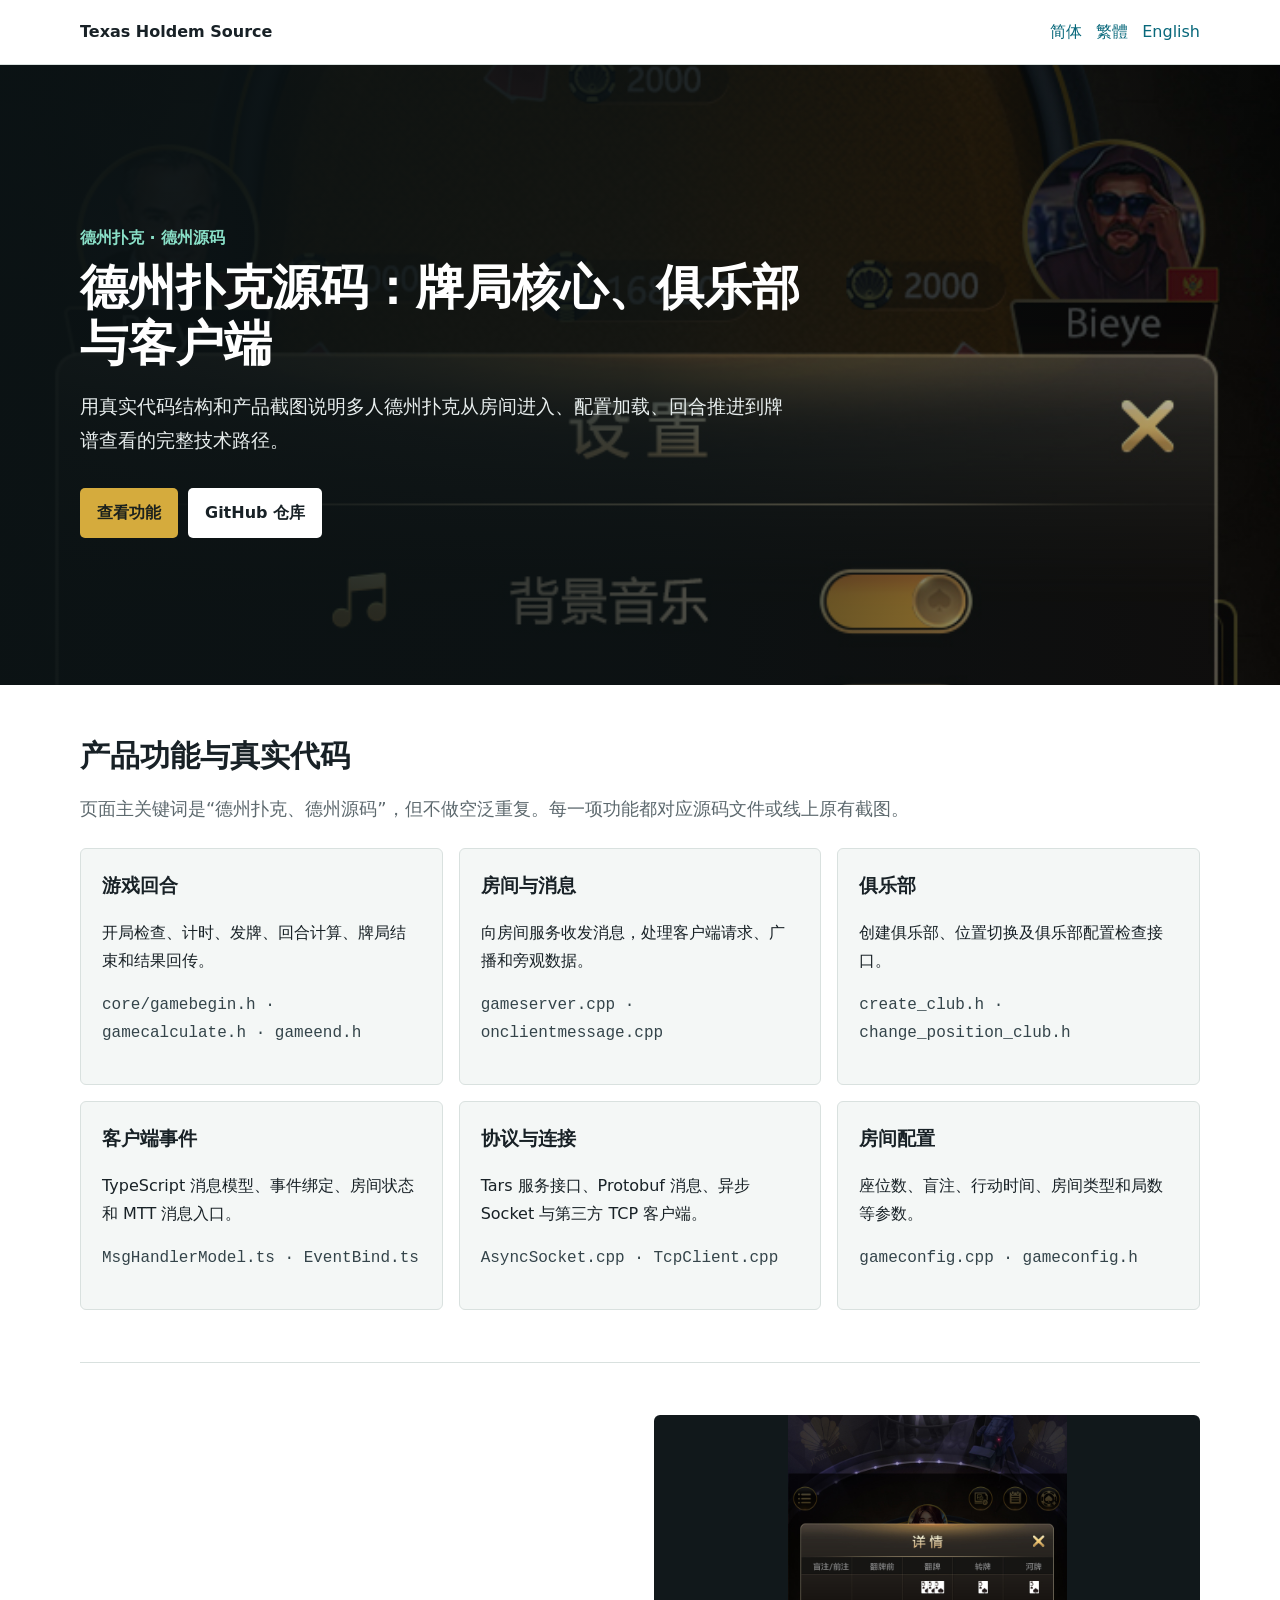
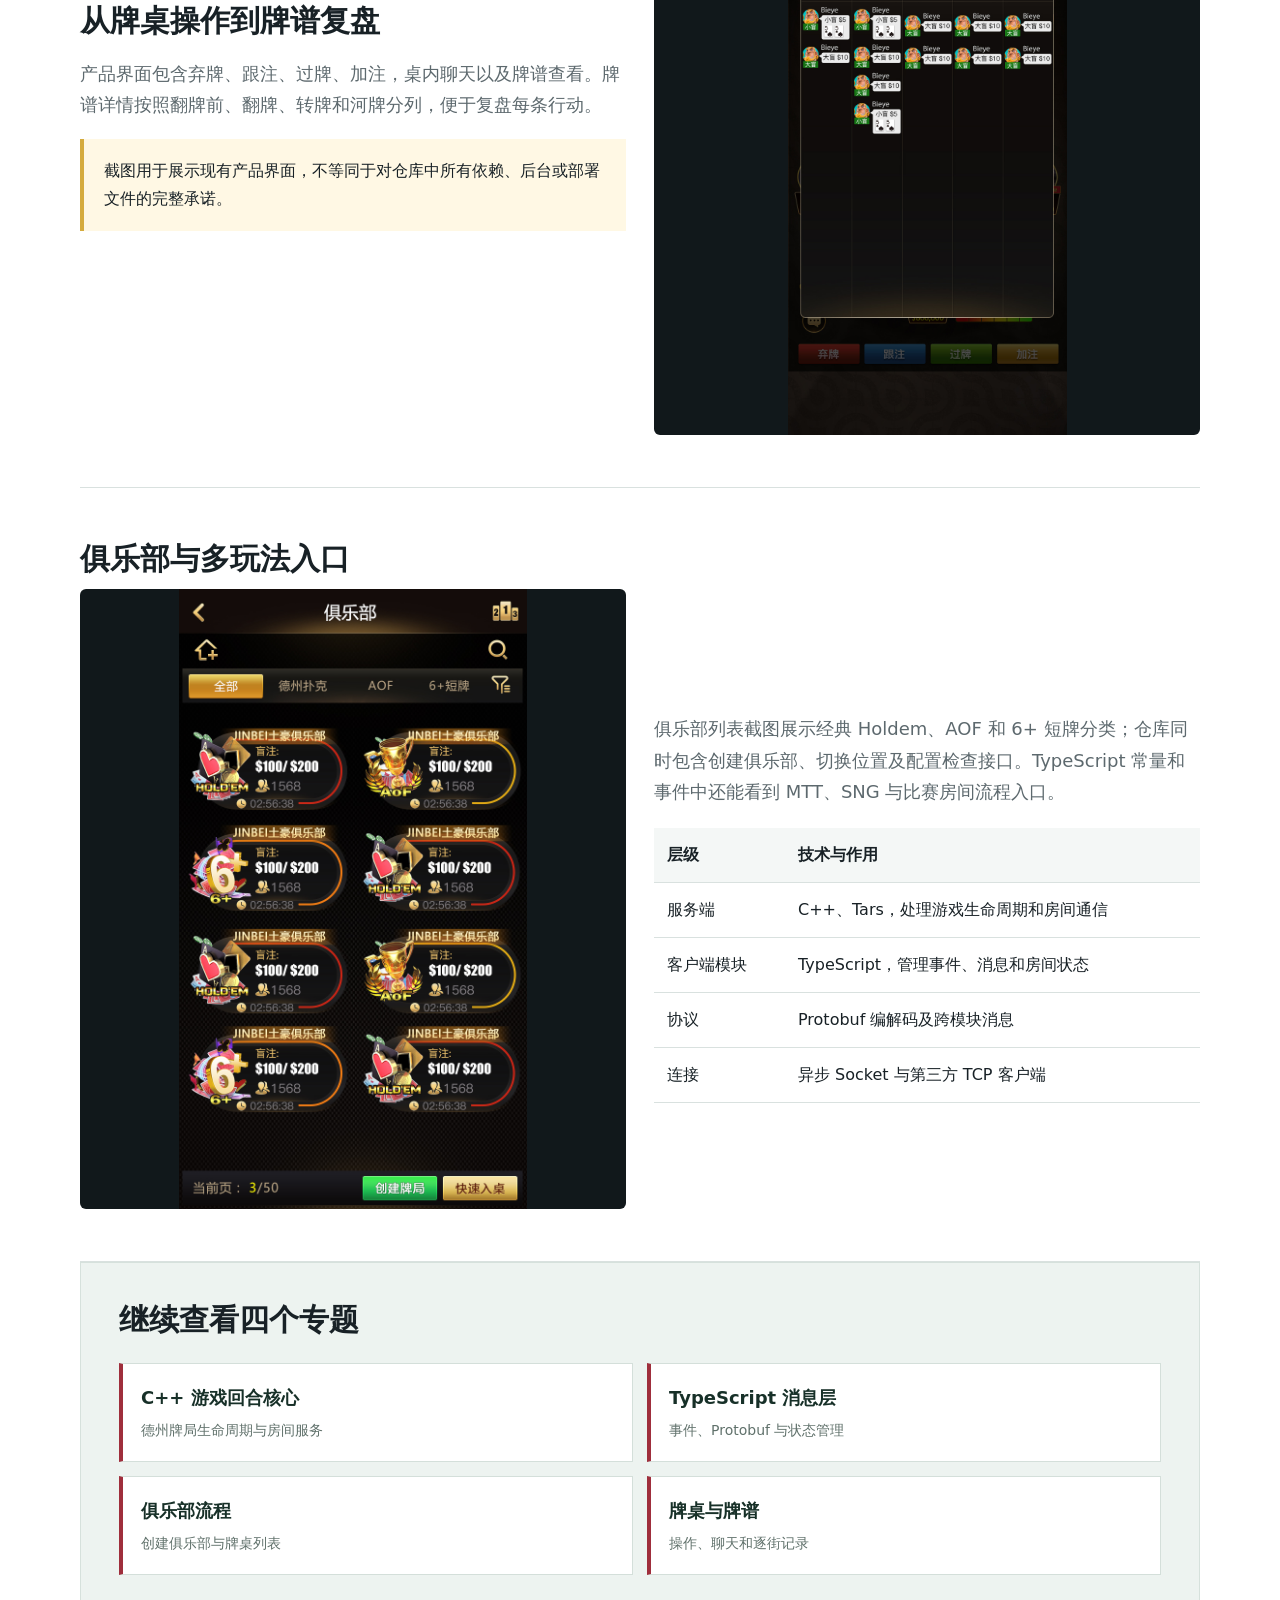
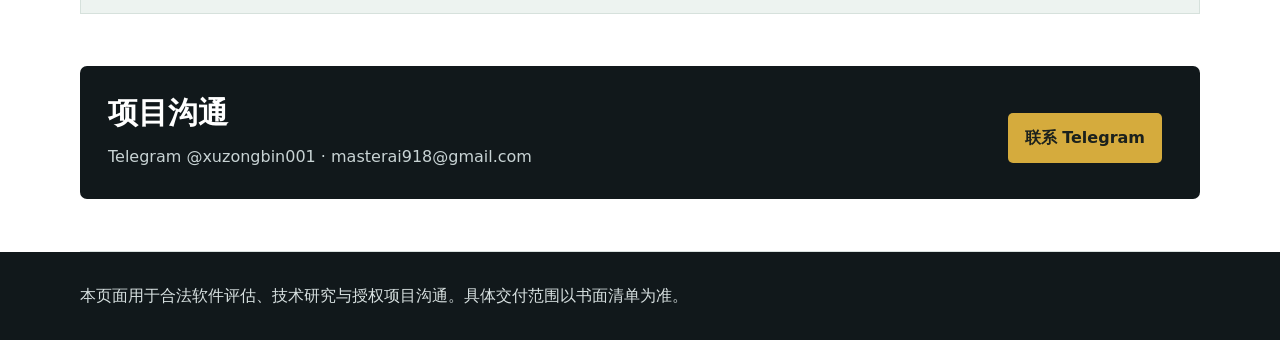
<file: docs/zh-cn/index.html>
<!doctype html>
<html lang="zh-CN">
<head>
<meta charset="utf-8"><meta name="viewport" content="width=device-width,initial-scale=1">
<title>德州扑克源码｜牌局核心、俱乐部与客户端</title>
<meta name="description" content="德州扑克与德州源码完整图文说明：C++/Tars 牌局回合、房间消息和俱乐部接口，TypeScript/Protobuf 客户端事件及真实产品截图。">
<link rel="canonical" href="https://masterai-top.github.io/Texas-Hold-em-Source-Code_Texas-Hold-em/zh-cn/">
<link rel="alternate" hreflang="zh-CN" href="https://masterai-top.github.io/Texas-Hold-em-Source-Code_Texas-Hold-em/zh-cn/"><link rel="alternate" hreflang="zh-TW" href="https://masterai-top.github.io/Texas-Hold-em-Source-Code_Texas-Hold-em/zh-tw/"><link rel="alternate" hreflang="en" href="https://masterai-top.github.io/Texas-Hold-em-Source-Code_Texas-Hold-em/en/"><link rel="alternate" hreflang="x-default" href="https://masterai-top.github.io/Texas-Hold-em-Source-Code_Texas-Hold-em/">
<meta property="og:title" content="德州扑克源码｜游戏核心与客户端"><meta property="og:description" content="C++、Tars、TypeScript 与 Protobuf 组成的德州扑克代码级项目说明。"><meta property="og:image" content="https://masterai-top.github.io/Texas-Hold-em-Source-Code_Texas-Hold-em/assets/images/club-table-list.jpg">
<link rel="stylesheet" href="../assets/style.css">
</head>
<body><nav><div class="inner navrow"><a class="brand" href="../">Texas Holdem Source</a><span class="langs"><a href="./">简体</a><a href="../zh-tw/">繁體</a><a href="../en/">English</a></span></div></nav>
<header class="hero"><div class="inner"><div class="eyebrow">德州扑克 · 德州源码</div><h1>德州扑克源码：牌局核心、俱乐部与客户端</h1><p>用真实代码结构和产品截图说明多人德州扑克从房间进入、配置加载、回合推进到牌谱查看的完整技术路径。</p><a class="button" href="#features">查看功能</a><a class="button secondary" href="https://github.com/masterai-top/Texas-Hold-em-Source-Code_Texas-Hold-em">GitHub 仓库</a></div></header>
<main>
<section id="features"><h2>产品功能与真实代码</h2><p class="lead">页面主关键词是“德州扑克、德州源码”，但不做空泛重复。每一项功能都对应源码文件或线上原有截图。</p><div class="grid"><article class="card"><h3>游戏回合</h3><p>开局检查、计时、发牌、回合计算、牌局结束和结果回传。</p><p class="source">core/gamebegin.h · gamecalculate.h · gameend.h</p></article><article class="card"><h3>房间与消息</h3><p>向房间服务收发消息，处理客户端请求、广播和旁观数据。</p><p class="source">gameserver.cpp · onclientmessage.cpp</p></article><article class="card"><h3>俱乐部</h3><p>创建俱乐部、位置切换及俱乐部配置检查接口。</p><p class="source">create_club.h · change_position_club.h</p></article><article class="card"><h3>客户端事件</h3><p>TypeScript 消息模型、事件绑定、房间状态和 MTT 消息入口。</p><p class="source">MsgHandlerModel.ts · EventBind.ts</p></article><article class="card"><h3>协议与连接</h3><p>Tars 服务接口、Protobuf 消息、异步 Socket 与第三方 TCP 客户端。</p><p class="source">AsyncSocket.cpp · TcpClient.cpp</p></article><article class="card"><h3>房间配置</h3><p>座位数、盲注、行动时间、房间类型和局数等参数。</p><p class="source">gameconfig.cpp · gameconfig.h</p></article></div></section>
<section><div class="split"><div><h2>从牌桌操作到牌谱复盘</h2><p class="lead">产品界面包含弃牌、跟注、过牌、加注，桌内聊天以及牌谱查看。牌谱详情按照翻牌前、翻牌、转牌和河牌分列，便于复盘每条行动。</p><p class="note">截图用于展示现有产品界面，不等同于对仓库中所有依赖、后台或部署文件的完整承诺。</p></div><img src="../assets/images/hand-history-detail.jpg" alt="德州扑克牌谱翻牌前到河牌详情"></div></section>
<section><h2>俱乐部与多玩法入口</h2><div class="split"><img src="../assets/images/club-table-list.jpg" alt="德州扑克俱乐部桌，AOF 和六加短牌"><div><p class="lead">俱乐部列表截图展示经典 Holdem、AOF 和 6+ 短牌分类；仓库同时包含创建俱乐部、切换位置及配置检查接口。TypeScript 常量和事件中还能看到 MTT、SNG 与比赛房间流程入口。</p><table class="tech"><tr><th>层级</th><th>技术与作用</th></tr><tr><td>服务端</td><td>C++、Tars，处理游戏生命周期和房间通信</td></tr><tr><td>客户端模块</td><td>TypeScript，管理事件、消息和房间状态</td></tr><tr><td>协议</td><td>Protobuf 编解码及跨模块消息</td></tr><tr><td>连接</td><td>异步 Socket 与第三方 TCP 客户端</td></tr></table></div></div></section>
<section class="topics"><h2>继续查看四个专题</h2><div class="topic-grid"><a href="../game-round-engine/"><strong>C++ 游戏回合核心</strong><span>德州牌局生命周期与房间服务</span></a><a href="../typescript-client-messaging/"><strong>TypeScript 消息层</strong><span>事件、Protobuf 与状态管理</span></a><a href="../poker-club-workflow/"><strong>俱乐部流程</strong><span>创建俱乐部与牌桌列表</span></a><a href="../hand-history-and-table/"><strong>牌桌与牌谱</strong><span>操作、聊天和逐街记录</span></a></div></section>
<section><div class="cta"><div><h2>项目沟通</h2><p>Telegram @xuzongbin001 · masterai918@gmail.com</p></div><a class="button" href="https://t.me/xuzongbin001">联系 Telegram</a></div></section>
</main><footer class="footer"><div class="inner">本页面用于合法软件评估、技术研究与授权项目沟通。具体交付范围以书面清单为准。</div></footer></body></html>
</file>
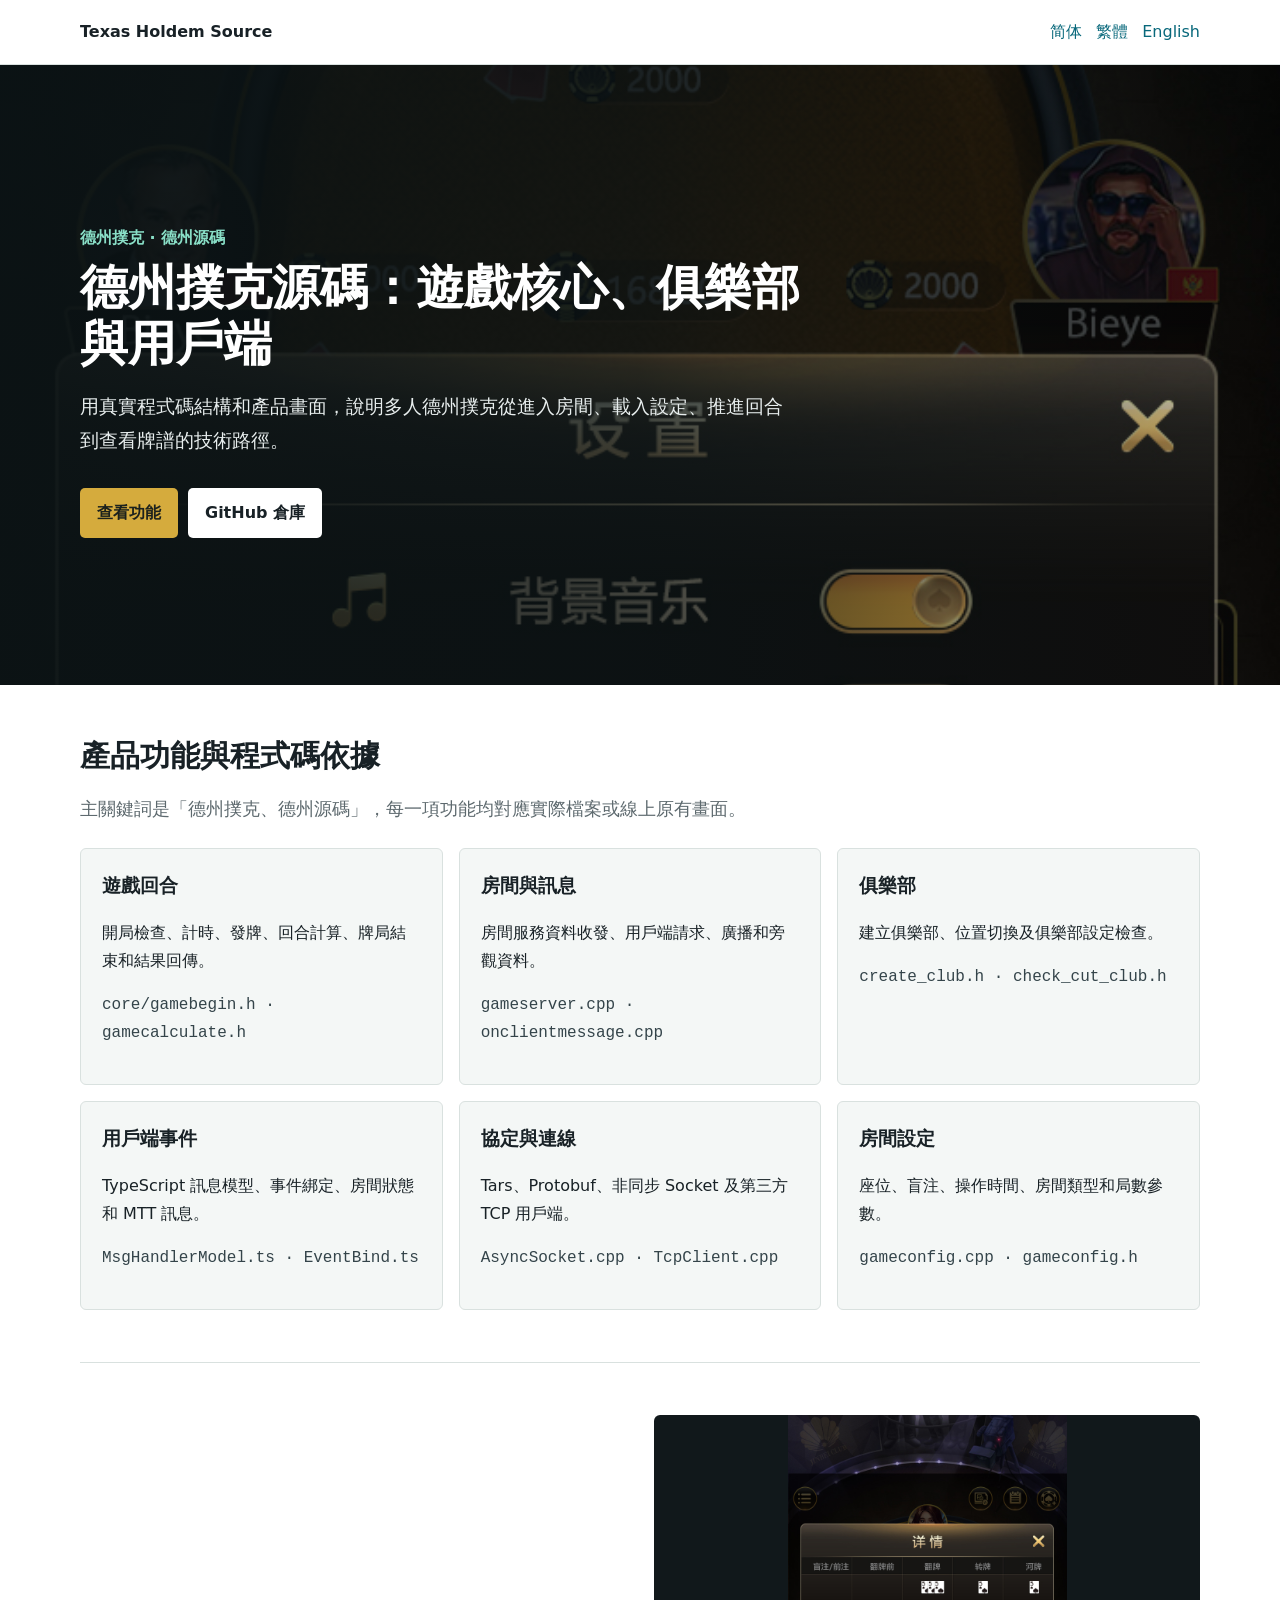
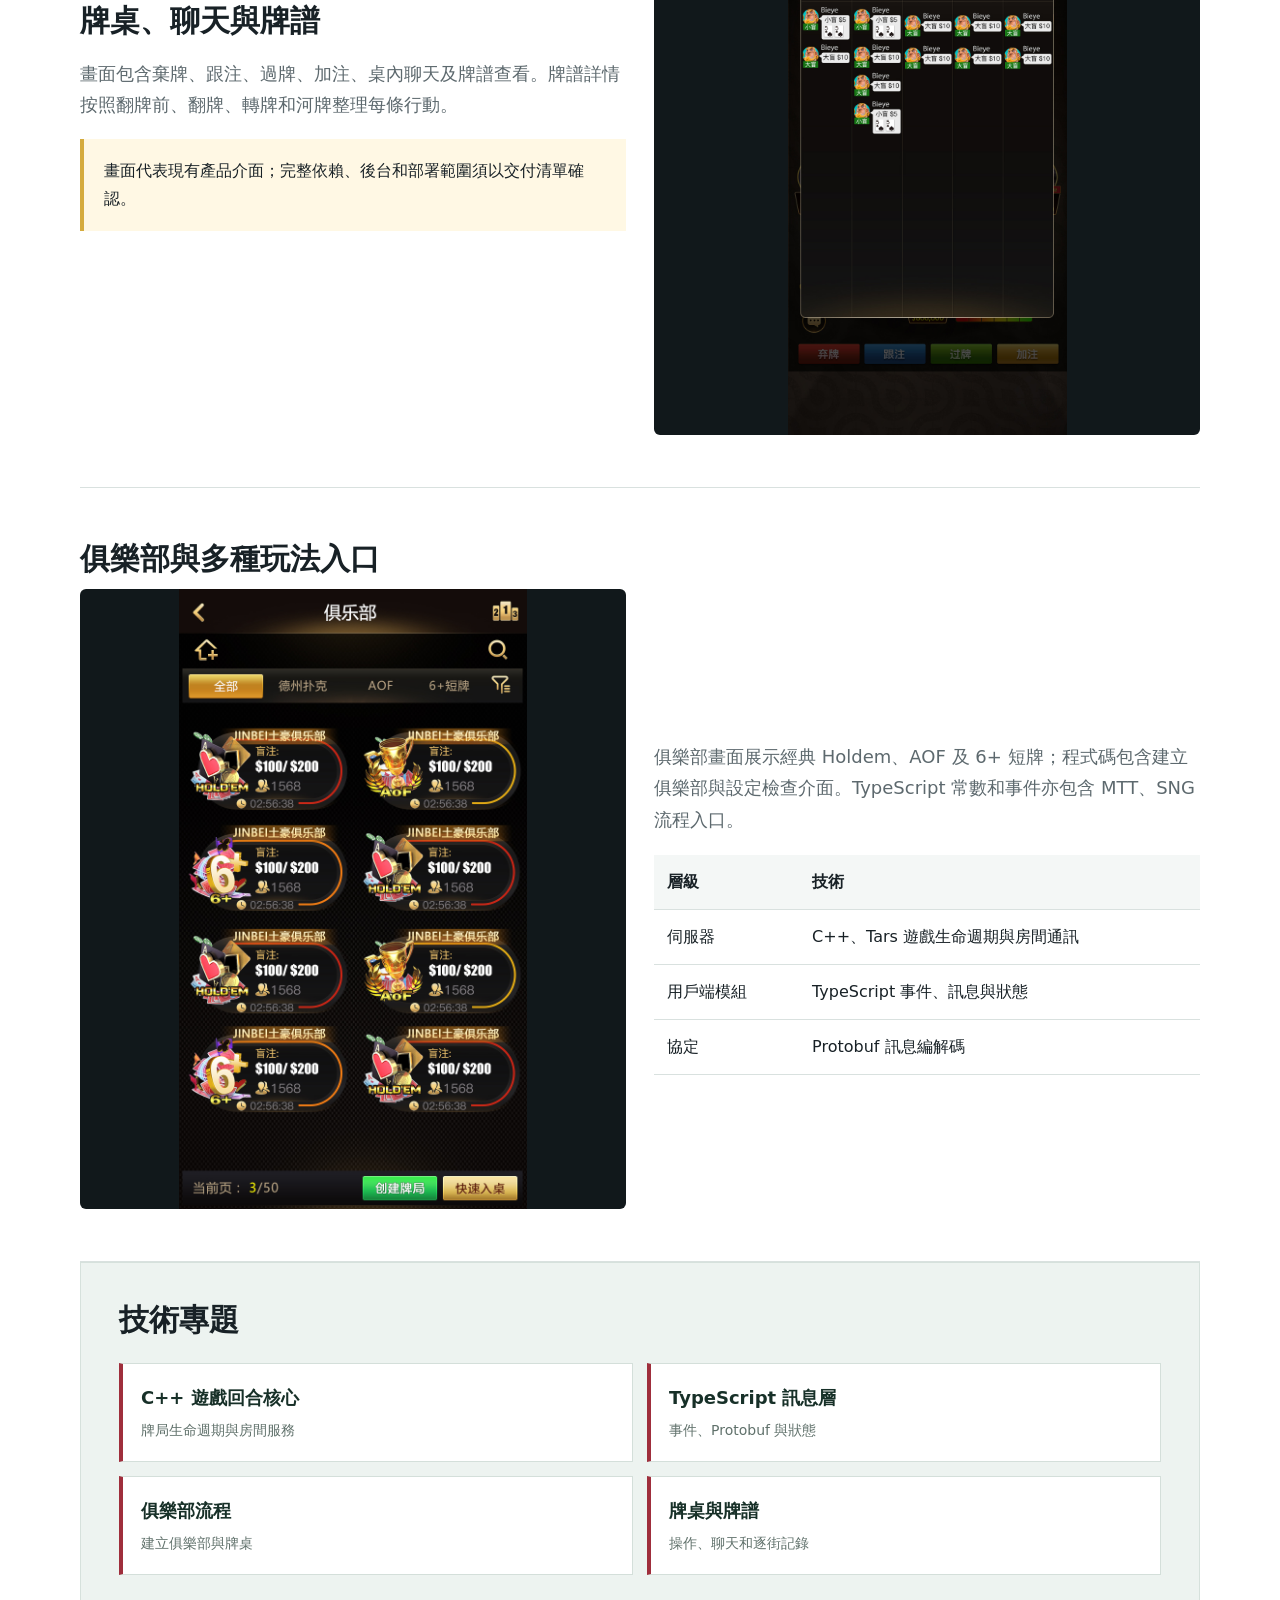
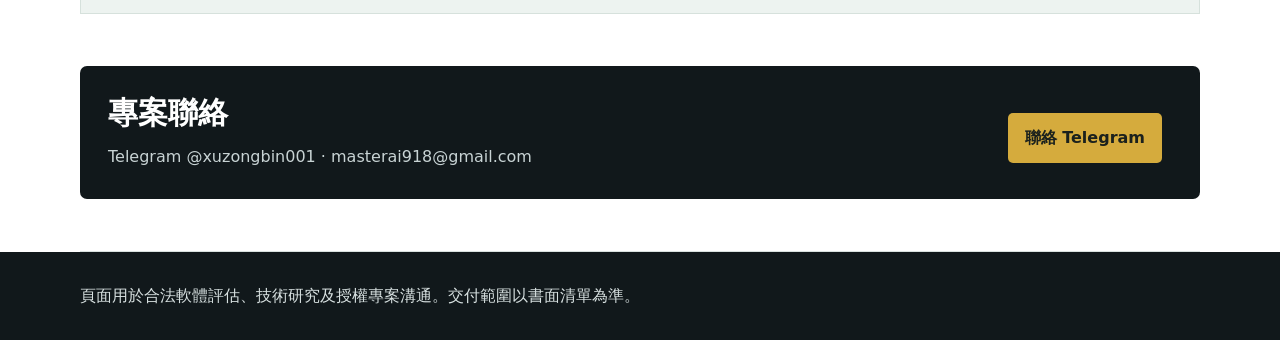
<file: docs/zh-tw/index.html>
<!doctype html>
<html lang="zh-TW"><head>
<meta charset="utf-8"><meta name="viewport" content="width=device-width,initial-scale=1">
<title>德州撲克源碼｜遊戲核心、俱樂部與用戶端</title>
<meta name="description" content="德州撲克與德州源碼圖文說明：C++/Tars 牌局回合、房間訊息和俱樂部介面，TypeScript/Protobuf 用戶端事件及真實產品畫面。">
<link rel="canonical" href="https://masterai-top.github.io/Texas-Hold-em-Source-Code_Texas-Hold-em/zh-tw/">
<link rel="alternate" hreflang="zh-CN" href="https://masterai-top.github.io/Texas-Hold-em-Source-Code_Texas-Hold-em/zh-cn/"><link rel="alternate" hreflang="zh-TW" href="https://masterai-top.github.io/Texas-Hold-em-Source-Code_Texas-Hold-em/zh-tw/"><link rel="alternate" hreflang="en" href="https://masterai-top.github.io/Texas-Hold-em-Source-Code_Texas-Hold-em/en/"><link rel="alternate" hreflang="x-default" href="https://masterai-top.github.io/Texas-Hold-em-Source-Code_Texas-Hold-em/">
<meta property="og:title" content="德州撲克源碼｜遊戲核心與用戶端"><meta property="og:description" content="C++、Tars、TypeScript 與 Protobuf 組成的德州撲克程式碼專案。"><meta property="og:image" content="https://masterai-top.github.io/Texas-Hold-em-Source-Code_Texas-Hold-em/assets/images/club-table-list.jpg"><link rel="stylesheet" href="../assets/style.css">
</head><body><nav><div class="inner navrow"><a class="brand" href="../">Texas Holdem Source</a><span class="langs"><a href="../zh-cn/">简体</a><a href="./">繁體</a><a href="../en/">English</a></span></div></nav>
<header class="hero"><div class="inner"><div class="eyebrow">德州撲克 · 德州源碼</div><h1>德州撲克源碼：遊戲核心、俱樂部與用戶端</h1><p>用真實程式碼結構和產品畫面，說明多人德州撲克從進入房間、載入設定、推進回合到查看牌譜的技術路徑。</p><a class="button" href="#features">查看功能</a><a class="button secondary" href="https://github.com/masterai-top/Texas-Hold-em-Source-Code_Texas-Hold-em">GitHub 倉庫</a></div></header>
<main><section id="features"><h2>產品功能與程式碼依據</h2><p class="lead">主關鍵詞是「德州撲克、德州源碼」，每一項功能均對應實際檔案或線上原有畫面。</p><div class="grid"><article class="card"><h3>遊戲回合</h3><p>開局檢查、計時、發牌、回合計算、牌局結束和結果回傳。</p><p class="source">core/gamebegin.h · gamecalculate.h</p></article><article class="card"><h3>房間與訊息</h3><p>房間服務資料收發、用戶端請求、廣播和旁觀資料。</p><p class="source">gameserver.cpp · onclientmessage.cpp</p></article><article class="card"><h3>俱樂部</h3><p>建立俱樂部、位置切換及俱樂部設定檢查。</p><p class="source">create_club.h · check_cut_club.h</p></article><article class="card"><h3>用戶端事件</h3><p>TypeScript 訊息模型、事件綁定、房間狀態和 MTT 訊息。</p><p class="source">MsgHandlerModel.ts · EventBind.ts</p></article><article class="card"><h3>協定與連線</h3><p>Tars、Protobuf、非同步 Socket 及第三方 TCP 用戶端。</p><p class="source">AsyncSocket.cpp · TcpClient.cpp</p></article><article class="card"><h3>房間設定</h3><p>座位、盲注、操作時間、房間類型和局數參數。</p><p class="source">gameconfig.cpp · gameconfig.h</p></article></div></section>
<section><div class="split"><div><h2>牌桌、聊天與牌譜</h2><p class="lead">畫面包含棄牌、跟注、過牌、加注、桌內聊天及牌譜查看。牌譜詳情按照翻牌前、翻牌、轉牌和河牌整理每條行動。</p><p class="note">畫面代表現有產品介面；完整依賴、後台和部署範圍須以交付清單確認。</p></div><img src="../assets/images/hand-history-detail.jpg" alt="德州撲克牌譜逐街詳情"></div></section>
<section><h2>俱樂部與多種玩法入口</h2><div class="split"><img src="../assets/images/club-table-list.jpg" alt="德州撲克俱樂部 AOF 與六加短牌"><div><p class="lead">俱樂部畫面展示經典 Holdem、AOF 及 6+ 短牌；程式碼包含建立俱樂部與設定檢查介面。TypeScript 常數和事件亦包含 MTT、SNG 流程入口。</p><table class="tech"><tr><th>層級</th><th>技術</th></tr><tr><td>伺服器</td><td>C++、Tars 遊戲生命週期與房間通訊</td></tr><tr><td>用戶端模組</td><td>TypeScript 事件、訊息與狀態</td></tr><tr><td>協定</td><td>Protobuf 訊息編解碼</td></tr></table></div></div></section>
<section class="topics"><h2>技術專題</h2><div class="topic-grid"><a href="../game-round-engine/"><strong>C++ 遊戲回合核心</strong><span>牌局生命週期與房間服務</span></a><a href="../typescript-client-messaging/"><strong>TypeScript 訊息層</strong><span>事件、Protobuf 與狀態</span></a><a href="../poker-club-workflow/"><strong>俱樂部流程</strong><span>建立俱樂部與牌桌</span></a><a href="../hand-history-and-table/"><strong>牌桌與牌譜</strong><span>操作、聊天和逐街記錄</span></a></div></section>
<section><div class="cta"><div><h2>專案聯絡</h2><p>Telegram @xuzongbin001 · masterai918@gmail.com</p></div><a class="button" href="https://t.me/xuzongbin001">聯絡 Telegram</a></div></section></main><footer class="footer"><div class="inner">頁面用於合法軟體評估、技術研究及授權專案溝通。交付範圍以書面清單為準。</div></footer></body></html>
</file>
<file: docs/assets/style.css>
:root{--ink:#182126;--muted:#5d696e;--line:#d9e1df;--paper:#f4f7f6;--green:#086b58;--red:#9f2e3c;--gold:#d5ab3d;--white:#fff;--night:#11181b}
*{box-sizing:border-box}
html{scroll-behavior:smooth}
body{margin:0;color:var(--ink);font:16px/1.75 system-ui,-apple-system,"Segoe UI",sans-serif;background:#fff}
a{color:#08687b}
img{max-width:100%}
nav{position:sticky;top:0;z-index:8;background:rgba(255,255,255,.97);border-bottom:1px solid var(--line)}
.inner,main,footer .inner{width:min(1120px,calc(100% - 40px));margin:auto}
.navrow{min-height:64px;display:flex;align-items:center;justify-content:space-between;gap:18px}
.brand{font-weight:850;color:var(--ink);text-decoration:none}
.langs{display:flex;flex-wrap:wrap;gap:14px}.langs a{text-decoration:none}
.hero{min-height:min(620px,calc(100vh - 105px));display:flex;align-items:flex-end;color:#fff;background:linear-gradient(90deg,rgba(11,19,21,.94) 0%,rgba(11,19,21,.78) 50%,rgba(11,19,21,.18) 100%),url("images/poker-table.jpg") center 32%/cover no-repeat}
.hero .inner{padding:76px 0 64px}
.eyebrow{font-weight:800;color:#89dfc7;text-transform:uppercase}
.hero h1{max-width:760px;margin:8px 0 16px;font-size:48px;line-height:1.16;letter-spacing:0}
.hero p{max-width:720px;color:#e8eeee;font-size:19px}
.button{display:inline-block;margin:12px 10px 0 0;padding:11px 17px;border-radius:5px;background:var(--gold);color:#1b211d;font-weight:800;text-decoration:none}
.button.secondary{background:#fff;color:var(--ink)}
section{padding:52px 0;border-bottom:1px solid var(--line)}
h2{margin:0 0 12px;font-size:30px;line-height:1.25;letter-spacing:0}
h3{letter-spacing:0}.lead{max-width:880px;color:var(--muted);font-size:18px}
.grid{display:grid;grid-template-columns:repeat(3,1fr);gap:16px;margin-top:24px}
.card{padding:21px;background:var(--paper);border:1px solid var(--line);border-radius:6px}.card h3{margin:0 0 8px}
.workflow{display:grid;grid-template-columns:repeat(4,1fr);gap:2px;margin-top:24px;counter-reset:step}
.step{padding:22px;background:#edf4f1;counter-increment:step}.step:before{content:counter(step);display:block;width:32px;height:32px;border-radius:50%;background:var(--green);color:#fff;text-align:center;line-height:32px;font-weight:800}.step h3{margin:12px 0 6px}
.gallery{display:grid;grid-template-columns:repeat(3,1fr);gap:16px;margin-top:24px}.gallery figure{margin:0;border:1px solid var(--line);border-radius:6px;overflow:hidden;background:var(--paper)}.gallery img{display:block;width:100%;aspect-ratio:9/16;object-fit:cover}.gallery figcaption{padding:12px 14px}
.tech{width:100%;border-collapse:collapse;margin-top:20px}.tech th,.tech td{padding:13px;border-bottom:1px solid var(--line);text-align:left;vertical-align:top}.tech th{background:var(--paper)}
.topics{background:#edf3f0;border:1px solid #d6e1dc;padding:38px}.topic-grid{display:grid;grid-template-columns:repeat(2,minmax(0,1fr));gap:14px;margin-top:24px}.topic-grid a{display:flex;flex-direction:column;gap:5px;background:#fff;border:1px solid #d4dfda;border-left:4px solid var(--red);padding:18px;text-decoration:none;color:#173028}.topic-grid a:hover{border-color:var(--green)}.topic-grid strong{font-size:18px}.topic-grid span{color:#60716b;font-size:14px}
.note{padding:18px 20px;border-left:4px solid var(--gold);background:#fff8e4}.source{font-family:ui-monospace,SFMono-Regular,Consolas,monospace;color:#34444a}
.split{display:grid;grid-template-columns:1fr 1fr;gap:28px;align-items:center}.split img{width:100%;max-height:620px;object-fit:contain;background:var(--night);border-radius:6px}
.topic-hero{display:grid;grid-template-columns:1fr .8fr;gap:36px;align-items:center;padding:52px 0}.topic-hero h1{font-size:42px;line-height:1.16;margin:8px 0 16px;letter-spacing:0}.topic-hero img{width:100%;max-height:580px;object-fit:contain;background:var(--night);border-radius:6px}.breadcrumb{font-size:13px;color:#65766f;margin-bottom:14px}
.checklist{display:grid;grid-template-columns:repeat(2,1fr);gap:14px;margin-top:22px}.checklist article{border:1px solid var(--line);padding:19px;background:#fff}.checklist h3{margin-top:0}
.cta{display:flex;justify-content:space-between;align-items:center;gap:24px;padding:28px;background:var(--night);color:#fff;border-radius:7px}.cta p{color:#c8d3d4;margin:4px 0 0}.footer{padding:30px 0;background:var(--night);color:#d7e0e0}.footer a{color:#92ddc6}
@media(max-width:800px){.navrow{align-items:flex-start;flex-direction:column;padding:12px 0}.hero{min-height:560px;background-position:56% 30%}.hero h1{font-size:35px}.grid,.workflow,.topic-grid,.split,.topic-hero,.checklist{grid-template-columns:1fr}.gallery{grid-template-columns:repeat(2,1fr)}.topics{padding:26px 20px}.cta{align-items:flex-start;flex-direction:column}.topic-hero h1{font-size:34px}}
@media(max-width:430px){.inner,main,footer .inner{width:min(100% - 28px,1120px)}.hero h1{font-size:31px}.gallery{grid-template-columns:1fr 1fr}section{padding:40px 0}}
</file>
